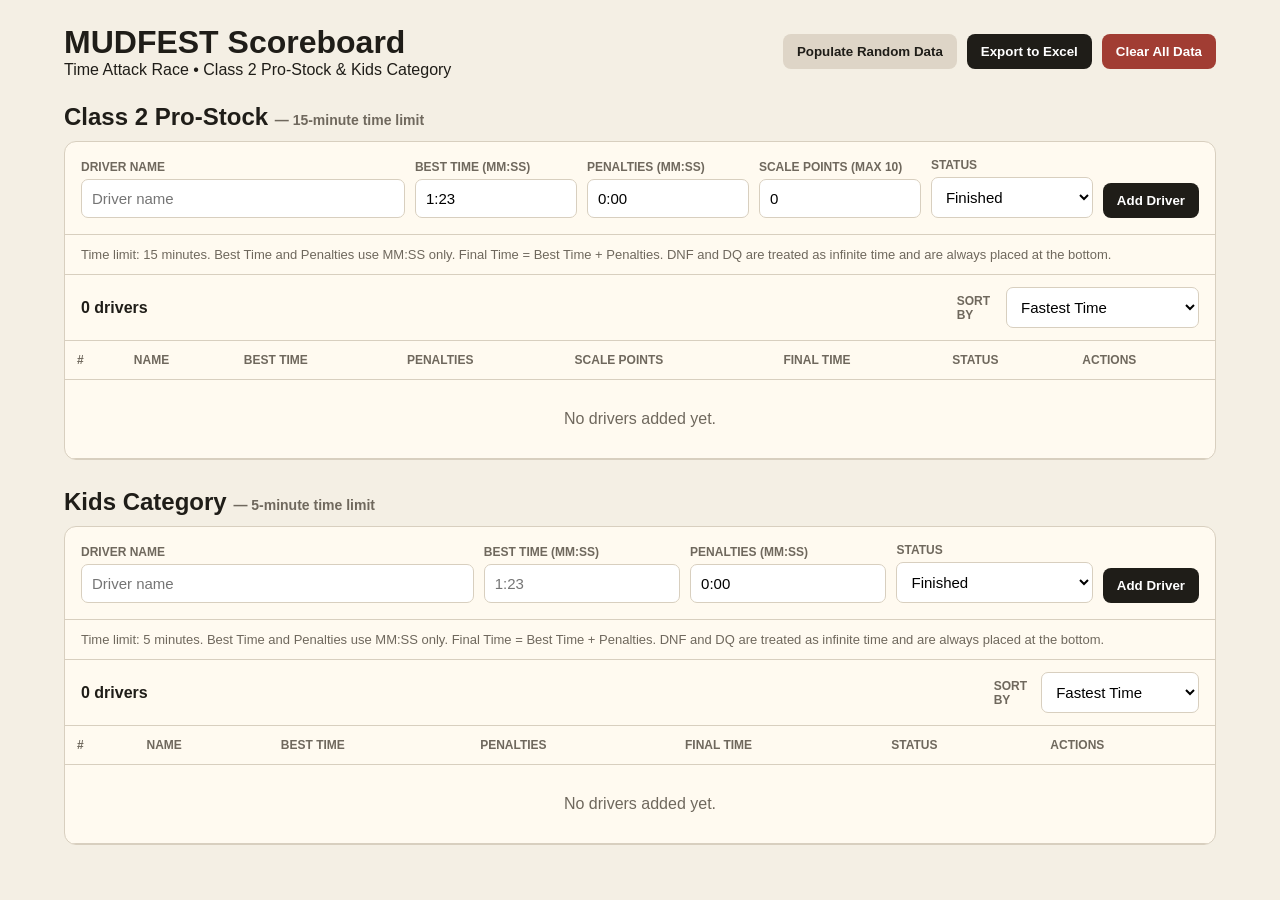
<file: MUDFEST_Scoreboard_Website/index.html>
<!doctype html>
<html lang="en">
  <head>
    <meta charset="UTF-8" />
    <meta name="viewport" content="width=device-width, initial-scale=1.0" />

    <title>MUDFEST Scoreboard</title>

    <style>
      :root {
        --background: #f4efe4;
        --panel: #fffaf0;
        --text: #1f1d18;
        --muted: #6f685d;
        --border: #d8cfbf;
        --accent: #b9682b;
        --danger: #a13d33;
      }

      * {
        box-sizing: border-box;
      }

      body {
        margin: 0;
        font-family: Arial, Helvetica, sans-serif;
        background: var(--background);
        color: var(--text);
      }

      .container {
        max-width: 1200px;
        margin: 0 auto;
        padding: 24px;
      }

      header {
        display: flex;
        justify-content: space-between;
        align-items: center;
        gap: 16px;
        flex-wrap: wrap;
        margin-bottom: 24px;
      }

      h1 {
        margin: 0;
      }

      .header-actions {
        display: flex;
        gap: 10px;
        flex-wrap: wrap;
      }

      button {
        padding: 10px 14px;
        border: none;
        border-radius: 8px;
        background: var(--text);
        color: white;
        font-weight: bold;
        cursor: pointer;
      }

      button.secondary {
        background: #ded5c7;
        color: var(--text);
      }

      button.danger {
        background: var(--danger);
      }

      .category {
        display: block;
        margin-bottom: 28px;
      }

      .category-heading {
        margin: 0 0 10px;
        font-size: 24px;
      }

      .panel {
        background: var(--panel);
        border: 1px solid var(--border);
        border-radius: 12px;
        overflow: hidden;
      }

      .entry-form {
        display: grid;
        grid-template-columns: 2fr 1fr 1fr 1fr 1fr auto;
        gap: 10px;
        padding: 16px;
        align-items: end;
        border-bottom: 1px solid var(--border);
      }

      .kids-form {
        grid-template-columns: 2fr 1fr 1fr 1fr auto;
      }

      label {
        display: block;
        margin-bottom: 5px;
        color: var(--muted);
        font-size: 12px;
        font-weight: bold;
        text-transform: uppercase;
      }

      input,
      select {
        width: 100%;
        padding: 10px;
        border: 1px solid var(--border);
        border-radius: 7px;
        background: white;
        font-size: 15px;
      }

      .instructions {
        padding: 12px 16px;
        color: var(--muted);
        font-size: 13px;
        border-bottom: 1px solid var(--border);
      }

      .table-toolbar {
        display: flex;
        justify-content: space-between;
        align-items: center;
        gap: 12px;
        flex-wrap: wrap;
        padding: 12px 16px;
        border-bottom: 1px solid var(--border);
      }

      .sort-control {
        display: flex;
        align-items: center;
        gap: 8px;
      }

      .sort-control label {
        margin: 0;
      }

      .table-container {
        overflow-x: auto;
      }

      table {
        width: 100%;
        border-collapse: collapse;
        min-width: 800px;
      }

      th,
      td {
        padding: 12px;
        text-align: left;
        border-bottom: 1px solid var(--border);
      }

      th {
        background: #eee5d7;
        color: var(--muted);
        font-size: 12px;
        text-transform: uppercase;
      }

      .status-dnf,
      .status-dq {
        opacity: 0.65;
      }

      .status-badge {
        display: inline-block;
        padding: 4px 8px;
        border-radius: 20px;
        font-size: 12px;
        font-weight: bold;
      }

      .status-ok {
        background: #e1eee2;
        color: #315a39;
      }

      .status-dnf,
      .status-dq {
        background: #f0dcda;
        color: var(--danger);
      }

      .actions {
        display: flex;
        gap: 6px;
      }

      .actions button {
        padding: 6px 9px;
        font-size: 12px;
      }

      .empty-message {
        padding: 30px;
        text-align: center;
        color: var(--muted);
      }

      @media (max-width: 900px) {
        .entry-form,
        .kids-form {
          grid-template-columns: 1fr 1fr;
        }
      }

      @media (max-width: 600px) {
        .container {
          padding: 12px;
        }

        .entry-form,
        .kids-form {
          grid-template-columns: 1fr;
        }
      }

      /* ------------------------------------------------------------
           Sticky scoreboard table headers
           ------------------------------------------------------------ */

      thead th {
        position: sticky;
        top: 0;
        z-index: 10;
      }

      /*
         * Give sticky header cells an opaque background so table rows
         * do not show through while scrolling.
         */
      thead th {
        background: var(--panel);
      }
    </style>
  </head>

  <body>
    <div class="container">
      <header>
        <div>
          <h1>MUDFEST Scoreboard</h1>
          <div>Time Attack Race • Class 2 Pro-Stock & Kids Category</div>
        </div>

        <div class="header-actions">
          <button id="populateRandomButton" class="secondary">
            Populate Random Data
          </button>

          <button id="exportButton">Export to Excel</button>

          <button id="clearButton" class="danger">Clear All Data</button>
        </div>
      </header>

      <!-- Adult / Class 2 Pro-Stock -->
      <section id="adultCategory" class="category">
        <h2 class="category-heading">
          Class 2 Pro-Stock
          <small style="font-size: 14px; color: var(--muted)">
            — 15-minute time limit
          </small>
        </h2>

        <div class="panel">
          <form id="adultForm" class="entry-form">
            <div>
              <label for="adultName">Driver Name</label>
              <input
                id="adultName"
                type="text"
                placeholder="Driver name"
                required
              />
            </div>

            <div>
              <label for="adultBestTime">Best Time (MM:SS)</label>
              <input
                id="adultBestTime"
                type="text"
                placeholder="1:23"
                value="1:23"
              />
            </div>

            <div>
              <label for="adultPenalty">Penalties (MM:SS)</label>
              <input
                id="adultPenalty"
                type="text"
                inputmode="numeric"
                placeholder="0:00"
                value="0:00"
              />
            </div>

            <div>
              <label for="adultScalePoints">Scale Points (Max 10)</label>
              <input
                id="adultScalePoints"
                type="number"
                min="0"
                max="10"
                step="0.01"
                value="0"
              />
            </div>

            <div>
              <label for="adultStatus">Status</label>
              <select id="adultStatus">
                <option value="OK">Finished</option>
                <option value="DNF">DNF</option>
                <option value="DQ">DQ</option>
              </select>
            </div>

            <button type="submit">Add Driver</button>
          </form>

          <div class="instructions">
            Time limit: 15 minutes. Best Time and Penalties use MM:SS only.
            Final Time = Best Time + Penalties. DNF and DQ are treated as
            infinite time and are always placed at the bottom.
          </div>

          <div class="table-toolbar">
            <strong id="adultDriverCount">0 drivers</strong>

            <div class="sort-control">
              <label for="adultSort">Sort By</label>

              <select id="adultSort">
                <option value="fastestTime">Fastest Time</option>

                <option value="fastestTimeLowPenalty">Cleanest Run</option>

                <option value="lowestPenalty">Lowest Penalty</option>

                <option value="highestScalePoints">Highest Scale Points</option>

                <option value="slowestTime">Slowest Time</option>
              </select>
            </div>
          </div>

          <div class="table-container">
            <table>
              <thead>
                <tr>
                  <th>#</th>
                  <th>Name</th>
                  <th>Best Time</th>
                  <th>Penalties</th>
                  <th>Scale Points</th>
                  <th>Final Time</th>
                  <th>Status</th>
                  <th>Actions</th>
                </tr>
              </thead>

              <tbody id="adultTableBody"></tbody>
            </table>
          </div>
        </div>
      </section>

      <!-- Kids -->
      <section id="kidsCategory" class="category">
        <h2 class="category-heading">
          Kids Category
          <small style="font-size: 14px; color: var(--muted)">
            — 5-minute time limit
          </small>
        </h2>

        <div class="panel">
          <form id="kidsForm" class="entry-form kids-form">
            <div>
              <label for="kidsName">Driver Name</label>
              <input
                id="kidsName"
                type="text"
                placeholder="Driver name"
                required
              />
            </div>

            <div>
              <label for="kidsBestTime">Best Time (MM:SS)</label>
              <input id="kidsBestTime" type="text" placeholder="1:23" />
            </div>

            <div>
              <label for="kidsPenalty">Penalties (MM:SS)</label>
              <input
                id="kidsPenalty"
                type="text"
                inputmode="numeric"
                placeholder="0:00"
                value="0:00"
              />
            </div>

            <div>
              <label for="kidsStatus">Status</label>
              <select id="kidsStatus">
                <option value="OK">Finished</option>
                <option value="DNF">DNF</option>
                <option value="DQ">DQ</option>
              </select>
            </div>

            <button type="submit">Add Driver</button>
          </form>

          <div class="instructions">
            Time limit: 5 minutes. Best Time and Penalties use MM:SS only. Final
            Time = Best Time + Penalties. DNF and DQ are treated as infinite
            time and are always placed at the bottom.
          </div>

          <div class="table-toolbar">
            <strong id="kidsDriverCount">0 drivers</strong>

            <div class="sort-control">
              <label for="kidsSort">Sort By</label>

              <select id="kidsSort">
                <option value="fastestTime">Fastest Time</option>

                <option value="fastestTimeLowPenalty">Cleanest Run</option>

                <option value="lowestPenalty">Lowest Penalty</option>

                <option value="slowestTime">Slowest Time</option>
              </select>
            </div>
          </div>

          <div class="table-container">
            <table>
              <thead>
                <tr>
                  <th>#</th>
                  <th>Name</th>
                  <th>Best Time</th>
                  <th>Penalties</th>
                  <th>Final Time</th>
                  <th>Status</th>
                  <th>Actions</th>
                </tr>
              </thead>

              <tbody id="kidsTableBody"></tbody>
            </table>
          </div>
        </div>
      </section>
    </div>

    <script>
      const STORAGE_KEY = "mudfest_scoreboard_v1";

      const ADULT_TIME_LIMIT_SECONDS = 15 * 60;
      const KIDS_TIME_LIMIT_SECONDS = 5 * 60;

      const scoreboard = loadScoreboard();

      // ------------------------------------------------------------
      // Local storage
      // ------------------------------------------------------------

      function loadScoreboard() {
        const savedData = localStorage.getItem(STORAGE_KEY);

        if (!savedData) {
          return {
            adult: [],
            kids: [],
          };
        }

        try {
          return JSON.parse(savedData);
        } catch (error) {
          console.error("Unable to read saved scoreboard:", error);

          return {
            adult: [],
            kids: [],
          };
        }
      }

      function saveScoreboard() {
        localStorage.setItem(STORAGE_KEY, JSON.stringify(scoreboard));
      }

      // ------------------------------------------------------------
      // Time helpers
      // ------------------------------------------------------------

      function parseTime(value) {
        const input = String(value || "").trim();

        if (!input) {
          return null;
        }

        // Only allow Minutes:Seconds.
        //
        // Valid:
        // 0:05
        // 1:23
        // 14:59
        //
        // Invalid:
        // 83
        // 1:23.500
        // 1:75
        const match = input.match(/^(\d+):([0-5]\d)$/);

        if (!match) {
          return null;
        }

        const minutes = Number(match[1]);
        const seconds = Number(match[2]);

        return minutes * 60 + seconds;
      }

      function formatTime(totalSeconds) {
        if (!Number.isFinite(totalSeconds)) {
          return "∞";
        }

        // Times are displayed as whole Minutes:Seconds only.
        const roundedSeconds = Math.round(totalSeconds);

        const minutes = Math.floor(roundedSeconds / 60);

        const seconds = roundedSeconds - minutes * 60;

        return minutes + ":" + String(seconds).padStart(2, "0");
      }

      function parsePenalty(value) {
        return parseTime(value);
      }

      function getCategoryTimeLimit(category) {
        if (category === "adult") {
          return ADULT_TIME_LIMIT_SECONDS;
        }

        return KIDS_TIME_LIMIT_SECONDS;
      }

      function getStoredSeconds(value) {
        if (typeof value === "number") {
          return Number.isFinite(value) ? value : null;
        }

        if (typeof value === "string") {
          const trimmedValue = value.trim();

          // Support old/localStorage values that may already be
          // stored as Minutes:Seconds text.
          if (trimmedValue.includes(":")) {
            return parseTime(trimmedValue);
          }

          const numericValue = Number(trimmedValue);

          return Number.isFinite(numericValue) ? numericValue : null;
        }

        return null;
      }

      function getFinalTime(driver) {
        if (driver.status === "DNF" || driver.status === "DQ") {
          return Infinity;
        }

        const bestTime = getStoredSeconds(driver.bestTime);

        const penalty = getStoredSeconds(driver.penalty);

        if (bestTime === null) {
          return Infinity;
        }

        return bestTime + (penalty === null ? 0 : penalty);
      }

      function formatScalePoints(value) {
        const points = Number(value);

        if (!Number.isFinite(points)) {
          return "0";
        }

        return points.toString();
      }

      // ------------------------------------------------------------
      // Driver helpers
      // ------------------------------------------------------------

      function createDriverId() {
        return (
          Date.now().toString(36) + Math.random().toString(36).substring(2, 8)
        );
      }

      function sortDrivers(drivers, sortMode, isAdult) {
        return [...drivers].sort(function (driverA, driverB) {
          const finalTimeA = getFinalTime(driverA);

          const finalTimeB = getFinalTime(driverB);

          const penaltyA = getStoredSeconds(driverA.penalty) ?? 0;

          const penaltyB = getStoredSeconds(driverB.penalty) ?? 0;

          const bestTimeA = getStoredSeconds(driverA.bestTime) ?? Infinity;

          const bestTimeB = getStoredSeconds(driverB.bestTime) ?? Infinity;

          const driverAIsDNFOrDQ = !Number.isFinite(finalTimeA);

          const driverBIsDNFOrDQ = !Number.isFinite(finalTimeB);

          // DNF and DQ always stay at the bottom.
          if (driverAIsDNFOrDQ !== driverBIsDNFOrDQ) {
            return driverAIsDNFOrDQ ? 1 : -1;
          }

          if (driverAIsDNFOrDQ && driverBIsDNFOrDQ) {
            if (driverA.status !== driverB.status) {
              return driverA.status === "DNF" ? -1 : 1;
            }

            return driverA.name.localeCompare(driverB.name);
          }

          if (sortMode === "fastestTime") {
            return finalTimeA - finalTimeB;
          }

          if (sortMode === "fastestTimeLowPenalty") {
            /*
             * CLEANEST RUN ranking:
             *
             * 1. Lowest PENALTY
             * 2. Fastest FINAL TIME when penalties are tied
             * 3. Fastest BEST TIME when both above are tied
             *
             * This makes the cleanest run primarily about
             * deductions/penalties, with speed used as the
             * tie-breaker.
             */
            if (penaltyA !== penaltyB) {
              return penaltyA - penaltyB;
            }

            if (finalTimeA !== finalTimeB) {
              return finalTimeA - finalTimeB;
            }

            return bestTimeA - bestTimeB;
          }

          if (sortMode === "lowestPenalty") {
            if (penaltyA !== penaltyB) {
              return penaltyA - penaltyB;
            }

            return finalTimeA - finalTimeB;
          }

          if (sortMode === "highestScalePoints" && isAdult) {
            const scalePointDifference =
              Number(driverB.scalePoints || 0) -
              Number(driverA.scalePoints || 0);

            if (scalePointDifference !== 0) {
              return scalePointDifference;
            }

            return finalTimeA - finalTimeB;
          }

          if (sortMode === "slowestTime") {
            return finalTimeB - finalTimeA;
          }

          return finalTimeA - finalTimeB;
        });
      }

      function escapeHtml(value) {
        return String(value).replace(/[&<>"']/g, function (character) {
          const characters = {
            "&": "&amp;",
            "<": "&lt;",
            ">": "&gt;",
            '"': "&quot;",
            "'": "&#039;",
          };

          return characters[character];
        });
      }

      // ------------------------------------------------------------
      // Rendering
      // ------------------------------------------------------------

      function renderCategory(category) {
        const isAdult = category === "adult";

        const tableBody = document.getElementById(category + "TableBody");

        const sortMode = document.getElementById(category + "Sort").value;

        const drivers = sortDrivers(scoreboard[category], sortMode, isAdult);

        const driverCount = document.getElementById(category + "DriverCount");

        driverCount.textContent =
          drivers.length + (drivers.length === 1 ? " driver" : " drivers");

        if (drivers.length === 0) {
          tableBody.innerHTML =
            "<tr>" +
            '<td class="empty-message" colspan="' +
            (isAdult ? 8 : 7) +
            '">' +
            "No drivers added yet." +
            "</td>" +
            "</tr>";

          return;
        }

        tableBody.innerHTML = drivers
          .map(function (driver, index) {
            const finalTime = getFinalTime(driver);

            let displayedFinalTime;

            if (driver.status === "OK") {
              displayedFinalTime = formatTime(finalTime);
            } else {
              displayedFinalTime = driver.status;
            }

            const scalePointsColumn = isAdult
              ? "<td>" + Number(driver.scalePoints || 0) + "</td>"
              : "";

            return (
              '<tr class="status-' +
              driver.status.toLowerCase() +
              '">' +
              "<td>" +
              (index + 1) +
              "</td>" +
              "<td>" +
              "<strong>" +
              escapeHtml(driver.name) +
              "</strong>" +
              "</td>" +
              "<td>" +
              (Number.isFinite(driver.bestTime)
                ? formatTime(driver.bestTime)
                : "—") +
              "</td>" +
              "<td>" +
              formatTime(getStoredSeconds(driver.penalty) ?? 0) +
              "</td>" +
              scalePointsColumn +
              "<td>" +
              displayedFinalTime +
              "</td>" +
              "<td>" +
              '<span class="status-badge status-' +
              driver.status.toLowerCase() +
              '">' +
              driver.status +
              "</span>" +
              "</td>" +
              "<td>" +
              '<div class="actions">' +
              "<button " +
              'type="button" ' +
              'class="secondary" ' +
              'data-edit-category="' +
              category +
              '" ' +
              'data-edit-id="' +
              driver.id +
              '">' +
              "Edit" +
              "</button>" +
              "<button " +
              'type="button" ' +
              'class="danger" ' +
              'data-delete-category="' +
              category +
              '" ' +
              'data-delete-id="' +
              driver.id +
              '">' +
              "Delete" +
              "</button>" +
              "</div>" +
              "</td>" +
              "</tr>"
            );
          })
          .join("");
      }

      function renderAllCategories() {
        renderCategory("adult");
        renderCategory("kids");
      }

      // ------------------------------------------------------------
      // Adding drivers
      // ------------------------------------------------------------

      function addDriver(category) {
        const isAdult = category === "adult";

        const nameInput = document.getElementById(category + "Name");

        const bestTimeInput = document.getElementById(category + "BestTime");

        const penaltyInput = document.getElementById(category + "Penalty");

        const statusInput = document.getElementById(category + "Status");

        const name = nameInput.value.trim();

        const status = statusInput.value;

        const bestTime = parseTime(bestTimeInput.value);

        const penalty = parsePenalty(penaltyInput.value);

        let scalePoints = 0;

        if (isAdult) {
          scalePoints =
            Number(document.getElementById("adultScalePoints").value) || 0;
        }

        if (!name) {
          alert("Please enter the driver's name.");
          return;
        }

        if (status === "OK" && bestTime === null) {
          alert(
            "Please enter a valid best time using " +
              "Minutes:Seconds only, for example 1:23.",
          );

          return;
        }

        if (penalty === null) {
          alert(
            "Please enter the penalty in Minutes:Seconds format, " +
              "for example 0:05 or 1:30.",
          );

          return;
        }

        const timeLimit = getCategoryTimeLimit(category);

        if (status === "OK" && bestTime > timeLimit) {
          alert(
            category === "adult"
              ? "Adult category has a 15-minute time limit."
              : "Kids category has a 5-minute time limit.",
          );

          return;
        }

        if (category === "adult" && (scalePoints < 0 || scalePoints > 10)) {
          alert("Scale Points must be between 0 and 10.");

          return;
        }

        const driver = {
          id: createDriverId(),
          name: name,
          bestTime: bestTime,
          penalty: penalty,
          scalePoints: scalePoints,
          status: status,
        };

        scoreboard[category].push(driver);

        saveScoreboard();

        document.getElementById(category + "Form").reset();

        // Restore numeric defaults after reset.
        document.getElementById(category + "Penalty").value = "0:00";

        if (isAdult) {
          document.getElementById("adultScalePoints").value = 0;
        }

        renderCategory(category);
      }

      // ------------------------------------------------------------
      // Editing drivers
      // ------------------------------------------------------------

      function editDriver(category, driverId) {
        const driver = scoreboard[category].find(function (item) {
          return item.id === driverId;
        });

        if (!driver) {
          return;
        }

        const updatedName = prompt("Driver name:", driver.name);

        if (updatedName === null) {
          return;
        }

        let updatedStatus = prompt("Status: OK, DNF, or DQ", driver.status);

        if (updatedStatus === null) {
          return;
        }

        updatedStatus = updatedStatus.trim().toUpperCase();

        if (!["OK", "DNF", "DQ"].includes(updatedStatus)) {
          alert("Status must be OK, DNF, or DQ.");
          return;
        }

        let updatedBestTime = driver.bestTime;

        if (updatedStatus === "OK") {
          const currentTime = Number.isFinite(driver.bestTime)
            ? formatTime(driver.bestTime)
            : "";

          const enteredTime = prompt(
            "Best time (Minutes:Seconds):",
            currentTime,
          );

          if (enteredTime === null) {
            return;
          }

          updatedBestTime = parseTime(enteredTime);

          if (updatedBestTime === null) {
            alert("Invalid time.");
            return;
          }

          const timeLimit = getCategoryTimeLimit(category);

          if (updatedBestTime > timeLimit) {
            alert(
              category === "adult"
                ? "Adult category has a 15-minute time limit."
                : "Kids category has a 5-minute time limit.",
            );

            return;
          }
        }

        const enteredPenalty = prompt(
          "Penalty (Minutes:Seconds):",
          formatTime(driver.penalty),
        );

        if (enteredPenalty === null) {
          return;
        }

        const updatedPenalty = parsePenalty(enteredPenalty);

        if (updatedPenalty === null) {
          alert(
            "Invalid penalty. Use Minutes:Seconds only, " +
              "for example 0:05 or 1:30.",
          );

          return;
        }

        let updatedScalePoints = driver.scalePoints || 0;

        if (category === "adult") {
          const enteredScalePoints = prompt(
            "Scale points:",
            updatedScalePoints,
          );

          if (enteredScalePoints === null) {
            return;
          }

          updatedScalePoints = Number(enteredScalePoints) || 0;
        }

        driver.name = updatedName.trim() || driver.name;

        driver.status = updatedStatus;

        driver.bestTime = updatedBestTime;

        driver.penalty = updatedPenalty;

        driver.scalePoints = updatedScalePoints;

        saveScoreboard();

        renderCategory(category);
      }

      // ------------------------------------------------------------
      // Deleting drivers
      // ------------------------------------------------------------

      function deleteDriver(category, driverId) {
        const driver = scoreboard[category].find(function (item) {
          return item.id === driverId;
        });

        if (!driver) {
          return;
        }

        const confirmed = confirm("Delete " + driver.name + "?");

        if (!confirmed) {
          return;
        }

        scoreboard[category] = scoreboard[category].filter(function (item) {
          return item.id !== driverId;
        });

        saveScoreboard();

        renderCategory(category);
      }

      // ------------------------------------------------------------
      // Excel export
      // ------------------------------------------------------------

      function escapeXml(value) {
        return String(value ?? "").replace(/[<>&'"]/g, function (character) {
          const characters = {
            "<": "&lt;",
            ">": "&gt;",
            "&": "&amp;",
            "'": "&apos;",
            '"': "&quot;",
          };

          return characters[character];
        });
      }

      function createWorksheetXml(worksheetName, rows) {
        const rowsXml = rows
          .map(function (row) {
            const cellsXml = row
              .map(function (cell) {
                return (
                  "<Cell>" +
                  '<Data ss:Type="String">' +
                  escapeXml(cell) +
                  "</Data>" +
                  "</Cell>"
                );
              })
              .join("");

            return "<Row>" + cellsXml + "</Row>";
          })
          .join("");

        return (
          '<Worksheet ss:Name="' +
          escapeXml(worksheetName) +
          '">' +
          "<Table>" +
          rowsXml +
          "</Table>" +
          "</Worksheet>"
        );
      }

      function createAdultExportRows(sortMode) {
        const rows = [
          [
            "Name",
            "Best Time",
            "Penalties",
            "Scale Points",
            "Final Time",
            "Status",
          ],
        ];

        const sortedDrivers = sortDrivers(scoreboard.adult, sortMode, true);

        sortedDrivers.forEach(function (driver) {
          const storedBestTime = getStoredSeconds(driver.bestTime);

          rows.push([
            driver.name,

            storedBestTime !== null ? formatTime(storedBestTime) : "",

            formatTime(getStoredSeconds(driver.penalty) ?? 0),

            driver.scalePoints || 0,

            driver.status === "OK"
              ? formatTime(getFinalTime(driver))
              : driver.status,

            driver.status,
          ]);
        });

        return rows;
      }

      function createKidsExportRows(sortMode) {
        const rows = [
          ["Name", "Best Time", "Penalties", "Final Time", "Status"],
        ];

        const sortedDrivers = sortDrivers(scoreboard.kids, sortMode, false);

        sortedDrivers.forEach(function (driver) {
          const storedBestTime = getStoredSeconds(driver.bestTime);

          rows.push([
            driver.name,

            storedBestTime !== null ? formatTime(storedBestTime) : "",

            formatTime(getStoredSeconds(driver.penalty) ?? 0),

            driver.status === "OK"
              ? formatTime(getFinalTime(driver))
              : driver.status,

            driver.status,
          ]);
        });

        return rows;
      }

      function exportToExcel() {
        const worksheets = [];

        const adultSortingSheets = [
          {
            name: "Adult - Fastest Time",
            sortMode: "fastestTime",
          },
          {
            name: "Adult - Cleanest Run",
            sortMode: "fastestTimeLowPenalty",
          },
          {
            name: "Adult - Lowest Penalty",
            sortMode: "lowestPenalty",
          },
          {
            name: "Adult - Highest Scale Points",
            sortMode: "highestScalePoints",
          },
          {
            name: "Adult - Slowest Time",
            sortMode: "slowestTime",
          },
        ];

        const kidsSortingSheets = [
          {
            name: "Kids - Fastest Time",
            sortMode: "fastestTime",
          },
          {
            name: "Kids - Cleanest Run",
            sortMode: "fastestTimeLowPenalty",
          },
          {
            name: "Kids - Lowest Penalty",
            sortMode: "lowestPenalty",
          },
          {
            name: "Kids - Slowest Time",
            sortMode: "slowestTime",
          },
        ];

        adultSortingSheets.forEach(function (sheet) {
          worksheets.push(
            createWorksheetXml(
              sheet.name,
              createAdultExportRows(sheet.sortMode),
            ),
          );
        });

        kidsSortingSheets.forEach(function (sheet) {
          worksheets.push(
            createWorksheetXml(
              sheet.name,
              createKidsExportRows(sheet.sortMode),
            ),
          );
        });

        const workbookXml =
          '<?xml version="1.0"?>' +
          '<?mso-application progid="Excel.Sheet"?>' +
          "<Workbook " +
          'xmlns="urn:schemas-microsoft-com:office:spreadsheet" ' +
          'xmlns:ss="urn:schemas-microsoft-com:office:spreadsheet">' +
          worksheets.join("") +
          "</Workbook>";

        const excelFile = new Blob([workbookXml], {
          type: "application/vnd.ms-excel",
        });

        const downloadLink = document.createElement("a");

        downloadLink.href = URL.createObjectURL(excelFile);

        downloadLink.download =
          "MUDFEST_Scoreboard_" +
          new Date().toISOString().slice(0, 10) +
          ".xls";

        document.body.appendChild(downloadLink);

        downloadLink.click();

        document.body.removeChild(downloadLink);

        URL.revokeObjectURL(downloadLink.href);
      }

      // ------------------------------------------------------------
      // Random test data
      // ------------------------------------------------------------

      function randomNumber(minimum, maximum) {
        return Math.random() * (maximum - minimum) + minimum;
      }

      function randomInteger(minimum, maximum) {
        return Math.floor(randomNumber(minimum, maximum + 1));
      }

      function randomItem(items) {
        return items[randomInteger(0, items.length - 1)];
      }

      function createRandomDriverName(category, index) {
        const firstNames = [
          "Alex",
          "Ben",
          "Carlo",
          "Daniel",
          "Ethan",
          "Francis",
          "Gabriel",
          "Harvey",
          "Ivan",
          "James",
          "Ken",
          "Lance",
          "Marco",
          "Nathan",
          "Oliver",
          "Paolo",
          "Rafael",
          "Sean",
          "Tristan",
          "Victor",
          "Aaron",
          "Bryan",
          "Cedric",
          "Dylan",
          "Enzo",
          "Felix",
          "Gio",
          "Hugo",
          "Ian",
          "Jared",
        ];

        const lastNames = [
          "Santos",
          "Reyes",
          "Cruz",
          "Garcia",
          "Mendoza",
          "Flores",
          "Ramos",
          "Torres",
          "Navarro",
          "Castillo",
          "Aquino",
          "Rivera",
          "Diaz",
          "Lim",
          "Tan",
          "Sy",
          "Go",
          "Villanueva",
          "Domingo",
          "Mercado",
        ];

        const prefix = category === "adult" ? "A" : "K";

        return (
          randomItem(firstNames) +
          " " +
          randomItem(lastNames) +
          " " +
          prefix +
          String(index + 1).padStart(2, "0")
        );
      }

      function createRandomDriver(category, index, status) {
        const isAdult = category === "adult";

        // Generate valid track times within each category limit.
        // Adults: 1:00 up to 14:59.
        // Kids:   0:30 up to 4:59.
        const maximumRandomTime = isAdult
          ? ADULT_TIME_LIMIT_SECONDS - 1
          : KIDS_TIME_LIMIT_SECONDS - 1;

        const minimumRandomTime = isAdult ? 60 : 30;

        const bestTime = randomInteger(minimumRandomTime, maximumRandomTime);

        // Penalties are generated as whole seconds so they
        // always display cleanly as Minutes:Seconds.
        const penalty = randomInteger(0, 90);

        // Adult scale points support decimals.
        const scalePoints = isAdult
          ? Number(randomNumber(0, 10).toFixed(2))
          : 0;

        return {
          id: createDriverId(),

          name: createRandomDriverName(category, index),

          bestTime: bestTime,

          penalty: penalty,

          scalePoints: scalePoints,

          status: status,
        };
      }

      function populateRandomData() {
        const hasExistingData =
          scoreboard.adult.length > 0 || scoreboard.kids.length > 0;

        if (hasExistingData) {
          const confirmed = confirm(
            "This will replace the current scoreboard " +
              "with 50 random Adult drivers and " +
              "10 random Kids drivers. Continue?",
          );

          if (!confirmed) {
            return;
          }
        }

        scoreboard.adult = [];
        scoreboard.kids = [];

        // Adult:
        // 45 finished, 3 DNF, 2 DQ = 50 total.
        for (let index = 0; index < 50; index++) {
          let status = "OK";

          if (index >= 45 && index < 48) {
            status = "DNF";
          }

          if (index >= 48) {
            status = "DQ";
          }

          scoreboard.adult.push(createRandomDriver("adult", index, status));
        }

        // Kids:
        // 8 finished, 1 DNF, 1 DQ = 10 total.
        for (let index = 0; index < 10; index++) {
          let status = "OK";

          if (index === 8) {
            status = "DNF";
          }

          if (index === 9) {
            status = "DQ";
          }

          scoreboard.kids.push(createRandomDriver("kids", index, status));
        }

        saveScoreboard();

        renderAllCategories();
      }

      // ------------------------------------------------------------
      // Event listeners
      // ------------------------------------------------------------

      document
        .getElementById("adultForm")
        .addEventListener("submit", function (event) {
          event.preventDefault();

          addDriver("adult");
        });

      document
        .getElementById("kidsForm")
        .addEventListener("submit", function (event) {
          event.preventDefault();

          addDriver("kids");
        });

      document
        .getElementById("adultSort")
        .addEventListener("change", function () {
          renderCategory("adult");
        });

      document
        .getElementById("kidsSort")
        .addEventListener("change", function () {
          renderCategory("kids");
        });

      document.addEventListener("click", function (event) {
        const editButton = event.target.closest("[data-edit-id]");

        if (editButton) {
          editDriver(
            editButton.dataset.editCategory,
            editButton.dataset.editId,
          );

          return;
        }

        const deleteButton = event.target.closest("[data-delete-id]");

        if (deleteButton) {
          deleteDriver(
            deleteButton.dataset.deleteCategory,
            deleteButton.dataset.deleteId,
          );
        }
      });

      document
        .getElementById("populateRandomButton")
        .addEventListener("click", populateRandomData);

      document
        .getElementById("exportButton")
        .addEventListener("click", exportToExcel);

      document
        .getElementById("clearButton")
        .addEventListener("click", function () {
          const confirmed = confirm(
            "Clear all Adult and Kids scoreboard data?",
          );

          if (!confirmed) {
            return;
          }

          scoreboard.adult = [];
          scoreboard.kids = [];

          saveScoreboard();

          renderAllCategories();
        });

      // ------------------------------------------------------------
      // Initial page render
      // ------------------------------------------------------------

      renderAllCategories();
    </script>
  </body>
</html>
</file>
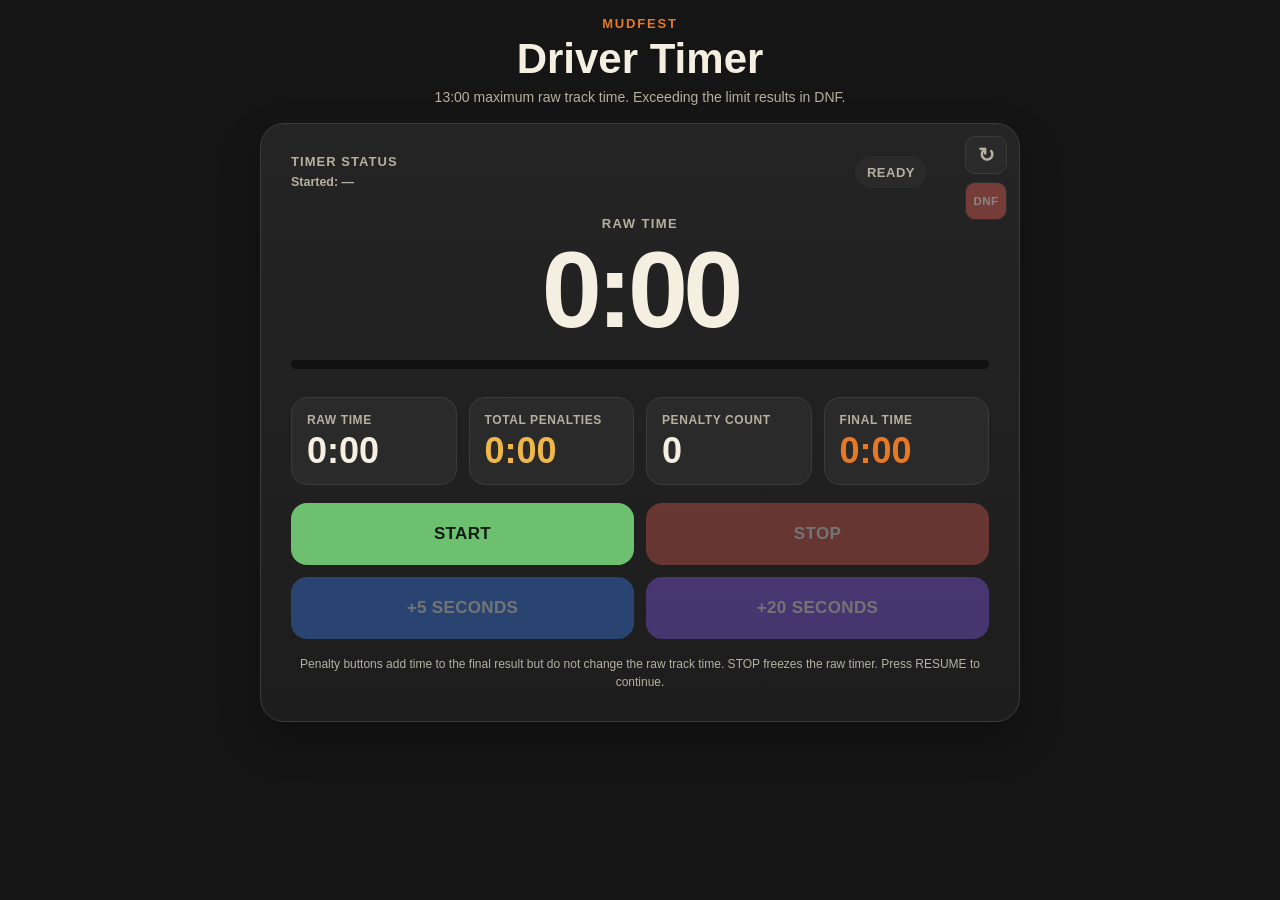
<file: mudfesttimer/index.html>
<!DOCTYPE html>
<html lang="en">
<head>
    <meta charset="UTF-8">

    <meta
        name="viewport"
        content="width=device-width, initial-scale=1.0, viewport-fit=cover"
    >

    <title>MUDFEST Driver Timer</title>

    <!-- PWA / iPhone installation support -->
    <meta name="theme-color" content="#151515">
    <meta name="apple-mobile-web-app-capable" content="yes">
    <meta name="apple-mobile-web-app-status-bar-style" content="black-translucent">
    <meta name="apple-mobile-web-app-title" content="MUDFEST Timer">
    <meta name="mobile-web-app-capable" content="yes">

    <link rel="manifest" href="./manifest.webmanifest">
    <link rel="apple-touch-icon" href="./icons/apple-touch-icon.png">


    <style>
        :root {
            --background: #151515;
            --panel: #202020;
            --panel-light: #2a2a2a;
            --text: #f5efe2;
            --muted: #b8b09f;
            --accent: #e87924;
            --success: #6cc070;
            --danger: #dc5b52;
            --warning: #efb64a;
            --border: #3b3b3b;
        }

        * {
            box-sizing: border-box;
        }

        html,
        body {
            margin: 0;
            min-height: 100%;
            background: var(--background);
            color: var(--text);
            font-family:
                -apple-system,
                BlinkMacSystemFont,
                "Segoe UI",
                Roboto,
                Helvetica,
                Arial,
                sans-serif;
        }

        body {
            min-height: 100vh;
            min-height: 100dvh;
            padding:
                max(16px, env(safe-area-inset-top))
                max(16px, env(safe-area-inset-right))
                max(20px, env(safe-area-inset-bottom))
                max(16px, env(safe-area-inset-left));
        }

        button {
            font: inherit;
        }

        .app {
            width: min(100%, 760px);
            margin: 0 auto;
        }

        .header {
            margin-bottom: 18px;
            text-align: center;
        }

        .eyebrow {
            margin: 0 0 6px;
            color: var(--accent);
            font-size: 13px;
            font-weight: 800;
            letter-spacing: 0.14em;
            text-transform: uppercase;
        }

        h1 {
            margin: 0;
            font-size: clamp(28px, 6vw, 42px);
            line-height: 1.05;
        }

        .limit-note {
            margin: 8px 0 0;
            color: var(--muted);
            font-size: 14px;
        }

        .timer-card {
            position: relative;
            padding: clamp(18px, 4vw, 30px);
            border: 1px solid var(--border);
            border-radius: 24px;
            background: linear-gradient(180deg, #242424 0%, #1d1d1d 100%);
            box-shadow: 0 18px 40px rgba(0, 0, 0, 0.28);
        }

        .status-row {
            display: flex;
            align-items: center;
            justify-content: space-between;
            gap: 12px;
            margin-bottom: 16px;
            padding-right: 62px;
        }

        .started-at-label {
            display: block;
            margin-top: 6px;
            color: var(--muted);
            font-size: 0.78rem;
            font-weight: 700;
            line-height: 1.3;
        }

        .status-info {
            display: flex;
            flex-direction: column;
            align-items: flex-start;
            min-width: 0;
        }

        .started-at-label {
            display: block;
            margin-top: 5px;
            color: var(--muted);
            font-size: 0.78rem;
            font-weight: 700;
            line-height: 1.3;
            white-space: nowrap;
        }

        .status-label {
            color: var(--muted);
            font-size: 13px;
            font-weight: 700;
            letter-spacing: 0.08em;
            text-transform: uppercase;
        }

        .status-badge {
            display: inline-flex;
            align-items: center;
            min-height: 32px;
            padding: 6px 12px;
            border-radius: 999px;
            background: var(--panel-light);
            color: var(--muted);
            font-size: 13px;
            font-weight: 800;
            letter-spacing: 0.04em;
        }

        .status-badge.running {
            background: rgba(108, 192, 112, 0.14);
            color: var(--success);
        }

        .status-badge.paused {
            background: rgba(239, 182, 74, 0.14);
            color: var(--warning);
        }

        .status-badge.stopped {
            background: rgba(232, 121, 36, 0.14);
            color: var(--accent);
        }

        .status-badge.dnf {
            background: rgba(220, 91, 82, 0.16);
            color: var(--danger);
        }

        .main-time-wrap {
            padding: 10px 0 20px;
            text-align: center;
        }

        .main-time-label {
            margin-bottom: 8px;
            color: var(--muted);
            font-size: 13px;
            font-weight: 800;
            letter-spacing: 0.11em;
            text-transform: uppercase;
        }

        .main-time {
            font-variant-numeric: tabular-nums;
            font-size: clamp(58px, 16vw, 108px);
            font-weight: 900;
            line-height: 0.95;
            letter-spacing: -0.045em;
        }

        .limit-progress {
            height: 9px;
            margin-top: 18px;
            overflow: hidden;
            border-radius: 999px;
            background: #111;
        }

        .limit-progress-bar {
            width: 0%;
            height: 100%;
            border-radius: inherit;
            background: var(--accent);
            transition:
                width 120ms linear,
                background 160ms ease;
        }

        .limit-progress-bar.warning {
            background: var(--warning);
        }

        .limit-progress-bar.dnf {
            background: var(--danger);
        }

        .stats-grid {
            display: grid;
            grid-template-columns: repeat(2, minmax(0, 1fr));
            gap: 12px;
            margin-top: 8px;
        }

        .stat {
            min-width: 0;
            padding: 15px;
            border: 1px solid var(--border);
            border-radius: 16px;
            background: var(--panel-light);
        }

        .stat-label {
            margin-bottom: 6px;
            color: var(--muted);
            font-size: 12px;
            font-weight: 800;
            letter-spacing: 0.05em;
            text-transform: uppercase;
        }

        .stat-value {
            overflow: hidden;
            font-variant-numeric: tabular-nums;
            font-size: clamp(24px, 7vw, 36px);
            font-weight: 900;
            line-height: 1;
            text-overflow: ellipsis;
            white-space: nowrap;
        }

        .stat-value.penalty {
            color: var(--warning);
        }

        .stat-value.final {
            color: var(--accent);
        }

        .stat-value.dnf {
            color: var(--danger);
        }

        .controls {
            display: grid;
            grid-template-columns: repeat(2, minmax(0, 1fr));
            gap: 12px;
            margin-top: 18px;
        }

        .button {
            min-height: 62px;
            padding: 14px 16px;
            border: 0;
            border-radius: 16px;
            cursor: pointer;
            font-size: 17px;
            font-weight: 900;
            letter-spacing: 0.02em;
            transition:
                transform 100ms ease,
                filter 100ms ease,
                opacity 100ms ease;
            touch-action: manipulation;
        }

        .button:active:not(:disabled) {
            transform: scale(0.98);
        }

        .button-dnf-small:disabled {
            opacity: 0.45;
            cursor: not-allowed;
            transform: none;
        }

        .button:disabled {
            cursor: not-allowed;
            opacity: 0.38;
        }

        .button-start {
            background: var(--success);
            color: #0f1d10;
        }

        .button-stop {
            background: var(--danger);
            color: #fff;
        }

        .button-penalty {
            color: #fff;
        }

        .button-penalty-5 {
            background: #3b82f6;
        }

        .button-penalty-20 {
            background: #8b5cf6;
        }

        .top-right-controls {
            position: absolute;
            top: 12px;
            right: 12px;
            z-index: 20;
            display: flex;
            flex-direction: column;
            align-items: stretch;
            gap: 8px;
        }

        .button-reset-icon,
        .button-dnf-small {
            display: inline-flex;
            align-items: center;
            justify-content: center;
            width: 42px;
            min-height: 38px;
            padding: 0;
            border: 1px solid var(--border);
            border-radius: 10px;
            cursor: pointer;
            font-weight: 800;
            touch-action: manipulation;
        }

        .button-reset-icon {
            background: var(--panel-light);
            color: var(--muted);
            font-size: 20px;
            line-height: 1;
        }

        .button-dnf-small {
            background: var(--danger);
            color: #fff;
            font-size: 0.72rem;
            letter-spacing: 0.04em;
        }

        .button-reset-icon:active,
        .button-dnf-small:active {
            transform: scale(0.96);
        }

        .dnf-banner {
            display: none;
            margin-top: 18px;
            padding: 14px 16px;
            border: 1px solid rgba(220, 91, 82, 0.4);
            border-radius: 16px;
            background: rgba(220, 91, 82, 0.12);
            color: #ffb4ae;
            text-align: center;
            font-weight: 900;
        }

        .dnf-banner.visible {
            display: block;
        }

        .helper {
            margin: 16px 0 0;
            color: var(--muted);
            font-size: 12px;
            line-height: 1.5;
            text-align: center;
        }

        @media (min-width: 680px) {
            .stats-grid {
                grid-template-columns: repeat(4, minmax(0, 1fr));
            }

            .controls {
                grid-template-columns: repeat(2, minmax(0, 1fr));
            }

            .button-start {
                grid-column: auto;
            }
        }

        @media (max-width: 420px) {
            body {
                padding-left: 10px;
                padding-right: 10px;
            }

            .timer-card {
                padding: 16px;
                border-radius: 20px;
            }

            .status-row {
                padding-right: 58px;
            }

            .button {
                min-height: 58px;
                padding-left: 10px;
                padding-right: 10px;
                font-size: 15px;
            }

            .stat {
                padding: 13px;
            }
        }
    </style>
</head>

<body>
    <main class="app">
        <header class="header">
            <p class="eyebrow">
                MUDFEST
            </p>

            <h1>
                Driver Timer
            </h1>

            <p class="limit-note">
                <span id="timeLimitDisplay"></span> maximum raw track time.
                Exceeding the limit results in DNF.
            </p>
        </header>

        <section class="timer-card">
            <div class="top-right-controls">
                <button
                    id="resetButton"
                    class="button-reset-icon"
                    type="button"
                    title="Reset Timer"
                    aria-label="Reset Timer"
                >
                    ↻
                </button>

                <button
                    id="dnfButton"
                    class="button-dnf-small"
                    type="button"
                >
                    DNF
                </button>
            </div>

            <div class="status-row">
                <div class="status-info">
                    <span class="status-label">
                        Timer Status
                    </span>

                    <span
                        id="startedAtLabel"
                        class="started-at-label"
                    >
                        Started: —
                    </span>
                </div>

                <span
                    id="statusBadge"
                    class="status-badge"
                >
                    READY
                </span>
            </div>

            <div class="main-time-wrap">
                <div class="main-time-label">
                    Raw Time
                </div>

                <div
                    id="rawTimeDisplay"
                    class="main-time"
                    aria-live="polite"
                >
                    0:00
                </div>

                <div
                    class="limit-progress"
                    aria-hidden="true"
                >
                    <div
                        id="limitProgressBar"
                        class="limit-progress-bar"
                    ></div>
                </div>
            </div>

            <div class="stats-grid">
                <div class="stat">
                    <div class="stat-label">
                        Raw Time
                    </div>

                    <div
                        id="rawTimeStat"
                        class="stat-value"
                    >
                        0:00
                    </div>
                </div>

                <div class="stat">
                    <div class="stat-label">
                        Total Penalties
                    </div>

                    <div
                        id="penaltyTimeDisplay"
                        class="stat-value penalty"
                    >
                        0:00
                    </div>
                </div>

                <div class="stat">
                    <div class="stat-label">
                        Penalty Count
                    </div>

                    <div
                        id="penaltyCountDisplay"
                        class="stat-value"
                    >
                        0
                    </div>
                </div>

                <div class="stat">
                    <div class="stat-label">
                        Final Time
                    </div>

                    <div
                        id="finalTimeDisplay"
                        class="stat-value final"
                    >
                        0:00
                    </div>
                </div>
            </div>

            <div
                id="dnfBanner"
                class="dnf-banner"
            >
                DNF — Raw time exceeded <span id="dnfTimeLimitDisplay"></span>
            </div>

            <div class="controls">
                <button
                    id="startButton"
                    class="button button-start"
                    type="button"
                >
                    START
                </button>

                <button
                    id="stopButton"
                    class="button button-stop"
                    type="button"
                    disabled
                >
                    STOP
                </button>

                <button
                    id="add5Button"
                    class="button button-penalty button-penalty-5"
                    type="button"
                    disabled
                >
                    +5 SECONDS
                </button>

                <button
                    id="add20Button"
                    class="button button-penalty button-penalty-20"
                    type="button"
                    disabled
                >
                    +20 SECONDS
                </button>

            </div>

            <p class="helper">
                Penalty buttons add time to the final result but do not change the raw track time.
                STOP freezes the raw timer. Press RESUME to continue.
            </p>
        </section>
    </main>

    <script>
        // ------------------------------------------------------------
        // Configuration
        // ------------------------------------------------------------

        const TIME_LIMIT_SECONDS = 13 * 60;
        // All displayed limit text and DNF logic use this value.


        // ------------------------------------------------------------
        // State
        // ------------------------------------------------------------

        let timerState = "ready";
        let startTimestamp = 0;
        let accumulatedRawMilliseconds = 0;
        let penaltySeconds = 0;
        let penaltyCount = 0;
        let animationFrameId = null;
        let timerStartedAt = null;

        let manualDnf =
            false;


        // ------------------------------------------------------------
        // Elements
        // ------------------------------------------------------------

        const timeLimitDisplay =
            document.getElementById("timeLimitDisplay");

        const dnfTimeLimitDisplay =
            document.getElementById("dnfTimeLimitDisplay");

        const startedAtLabel =
            document.getElementById("startedAtLabel");

        const statusBadge =
            document.getElementById("statusBadge");

        const rawTimeDisplay =
            document.getElementById("rawTimeDisplay");

        const rawTimeStat =
            document.getElementById("rawTimeStat");

        const penaltyTimeDisplay =
            document.getElementById("penaltyTimeDisplay");

        const penaltyCountDisplay =
            document.getElementById("penaltyCountDisplay");

        const finalTimeDisplay =
            document.getElementById("finalTimeDisplay");

        const limitProgressBar =
            document.getElementById("limitProgressBar");

        const dnfBanner =
            document.getElementById("dnfBanner");

        const startButton =
            document.getElementById("startButton");

        const stopButton =
            document.getElementById("stopButton");

        const add5Button =
            document.getElementById("add5Button");

        const add20Button =
            document.getElementById("add20Button");

        const resetButton =
            document.getElementById("resetButton");

        const dnfButton =
            document.getElementById("dnfButton");


        // ------------------------------------------------------------
        // Time helpers
        // ------------------------------------------------------------

        function getRawMilliseconds() {
            if (timerState === "running") {
                return (
                    accumulatedRawMilliseconds +
                    (performance.now() - startTimestamp)
                );
            }

            return accumulatedRawMilliseconds;
        }


        function getRawSeconds() {
            return getRawMilliseconds() / 1000;
        }


        function formatTime(totalSeconds) {
            const safeSeconds =
                Math.max(
                    0,
                    Math.floor(totalSeconds)
                );

            const minutes =
                Math.floor(
                    safeSeconds / 60
                );

            const seconds =
                safeSeconds % 60;

            return (
                minutes +
                ":" +
                String(seconds).padStart(2, "0")
            );
        }


        function formatStartTimestamp(date) {
            if (!date) {
                return "—";
            }

            return date.toLocaleString(
                undefined,
                {
                    year: "numeric",
                    month: "short",
                    day: "2-digit",
                    hour: "2-digit",
                    minute: "2-digit",
                    second: "2-digit"
                }
            );
        }


        function renderConfiguredTimeLimit() {
            const formattedTimeLimit =
                formatTime(
                    TIME_LIMIT_SECONDS
                );

            timeLimitDisplay.textContent =
                formattedTimeLimit;

            dnfTimeLimitDisplay.textContent =
                formattedTimeLimit;
        }


        function hasExceededTimeLimit() {
            return (
                manualDnf ||
                getRawSeconds() >
                    TIME_LIMIT_SECONDS
            );
        }


        // ------------------------------------------------------------
        // Rendering
        // ------------------------------------------------------------

        function renderStatus() {
            const isDNF =
                hasExceededTimeLimit();

            statusBadge.className =
                "status-badge";

            if (isDNF) {
                statusBadge.textContent =
                    "DNF";

                statusBadge.classList.add(
                    "dnf"
                );

                return;
            }

            if (timerState === "running") {
                statusBadge.textContent =
                    "RUNNING";

                statusBadge.classList.add(
                    "running"
                );

                return;
            }

            if (timerState === "paused") {
                statusBadge.textContent =
                    "PAUSED";

                statusBadge.classList.add(
                    "paused"
                );

                return;
            }

            if (timerState === "stopped") {
                statusBadge.textContent =
                    "STOPPED";

                statusBadge.classList.add(
                    "stopped"
                );

                return;
            }

            statusBadge.textContent =
                "READY";
        }


        function renderProgress() {
            const rawSeconds =
                getRawSeconds();

            const progressPercent =
                Math.min(
                    100,
                    (rawSeconds / TIME_LIMIT_SECONDS) * 100
                );

            limitProgressBar.style.width =
                progressPercent + "%";

            limitProgressBar.className =
                "limit-progress-bar";

            if (rawSeconds > TIME_LIMIT_SECONDS) {
                limitProgressBar.classList.add(
                    "dnf"
                );
            }
            else if (
                rawSeconds >=
                TIME_LIMIT_SECONDS * 0.8
            ) {
                limitProgressBar.classList.add(
                    "warning"
                );
            }
        }


        function renderButtons() {
            const canAddPenalty =
                timerState === "running" ||
                timerState === "paused";

            startButton.disabled =
                timerState !== "ready";

            stopButton.disabled =
                !(
                    timerState === "running" ||
                    timerState === "paused"
                );

            dnfButton.disabled =
                timerState === "ready" ||
                hasExceededTimeLimit();

            stopButton.textContent =
                timerState === "paused"
                    ? "RESUME"
                    : "STOP";

            add5Button.disabled =
                !canAddPenalty;

            add20Button.disabled =
                !canAddPenalty;
        }


        function render() {
            if (startedAtLabel) {
                startedAtLabel.textContent =
                    "Started: " +
                    formatStartTimestamp(
                        timerStartedAt
                    );
            }
            const rawSeconds =
                getRawSeconds();

            const finalSeconds =
                rawSeconds +
                penaltySeconds;

            const formattedRawTime =
                formatTime(
                    rawSeconds
                );

            rawTimeDisplay.textContent =
                formattedRawTime;

            rawTimeStat.textContent =
                formattedRawTime;

            penaltyTimeDisplay.textContent =
                formatTime(
                    penaltySeconds
                );

            penaltyCountDisplay.textContent =
                String(
                    penaltyCount
                );

            if (hasExceededTimeLimit()) {
                finalTimeDisplay.textContent =
                    "DNF";

                finalTimeDisplay.classList.add(
                    "dnf"
                );

                dnfBanner.classList.add(
                    "visible"
                );
            }
            else {
                finalTimeDisplay.textContent =
                    formatTime(
                        finalSeconds
                    );

                finalTimeDisplay.classList.remove(
                    "dnf"
                );

                dnfBanner.classList.remove(
                    "visible"
                );
            }

            renderStatus();
            renderProgress();
            renderButtons();
        }


        function animationLoop() {
            if (
                timerState === "running" &&
                hasExceededTimeLimit()
            ) {
                accumulatedRawMilliseconds =
                    getRawMilliseconds();

                timerState =
                    "stopped";

                if (animationFrameId !== null) {
                    cancelAnimationFrame(
                        animationFrameId
                    );

                    animationFrameId =
                        null;
                }

                render();

                return;
            }

            render();

            if (timerState === "running") {
                animationFrameId =
                    requestAnimationFrame(
                        animationLoop
                    );
            }
            else {
                animationFrameId =
                    null;
            }
        }


        // ------------------------------------------------------------
        // Timer actions
        // ------------------------------------------------------------

        function startTimer() {
            if (timerState !== "ready") {
                return;
            }

            timerStartedAt =
                new Date();

            timerState =
                "running";

            startTimestamp =
                performance.now();

            animationLoop();
        }



        function stopTimer() {
            if (timerState === "running") {
                accumulatedRawMilliseconds =
                    getRawMilliseconds();

                timerState =
                    "paused";

                if (animationFrameId !== null) {
                    cancelAnimationFrame(
                        animationFrameId
                    );

                    animationFrameId =
                        null;
                }

                render();

                return;
            }

            if (timerState === "paused") {
                timerState =
                    "running";

                startTimestamp =
                    performance.now();

                animationLoop();
            }
        }


        function addPenalty(seconds) {
            if (
                timerState !== "running" &&
                timerState !== "paused"
            ) {
                return;
            }

            penaltySeconds +=
                seconds;

            penaltyCount +=
                1;

            render();
        }


        function markDnf() {
            const confirmed =
                confirm(
                    "Mark this driver as DNF?"
                );

            if (!confirmed) {
                return;
            }

            if (timerState === "running") {
                accumulatedRawMilliseconds =
                    getRawMilliseconds();
            }

            manualDnf =
                true;

            timerState =
                "stopped";

            if (animationFrameId !== null) {
                cancelAnimationFrame(
                    animationFrameId
                );

                animationFrameId =
                    null;
            }

            render();
        }


        function resetTimer() {
            if (
                timerState !== "ready"
            ) {
                const confirmed =
                    confirm(
                        "Reset the timer and clear all penalties?"
                    );

                if (!confirmed) {
                    return;
                }
            }

            if (animationFrameId !== null) {
                cancelAnimationFrame(
                    animationFrameId
                );

                animationFrameId =
                    null;
            }

            timerState =
                "ready";

            timerStartedAt =
                null;

            manualDnf =
                false;

            startTimestamp =
                0;

            accumulatedRawMilliseconds =
                0;

            penaltySeconds =
                0;

            penaltyCount =
                0;

            render();
        }


        // ------------------------------------------------------------
        // Events
        // ------------------------------------------------------------

        startButton.addEventListener(
            "click",
            startTimer
        );

        stopButton.addEventListener(
            "click",
            stopTimer
        );

        add5Button.addEventListener(
            "click",
            function () {
                addPenalty(5);
            }
        );

        add20Button.addEventListener(
            "click",
            function () {
                addPenalty(20);
            }
        );

        resetButton.addEventListener(
            "click",
            resetTimer
        );

        dnfButton.addEventListener(
            "click",
            markDnf
        );


        // Initial screen.
        renderConfiguredTimeLimit();
        render();
    </script>

    <script>
        if ("serviceWorker" in navigator) {
            window.addEventListener("load", function () {
                navigator.serviceWorker
                    .register("./service-worker.js")
                    .catch(function (error) {
                        console.error(
                            "Service worker registration failed:",
                            error
                        );
                    });
            });
        }
    </script>

</body>
</html>
</file>
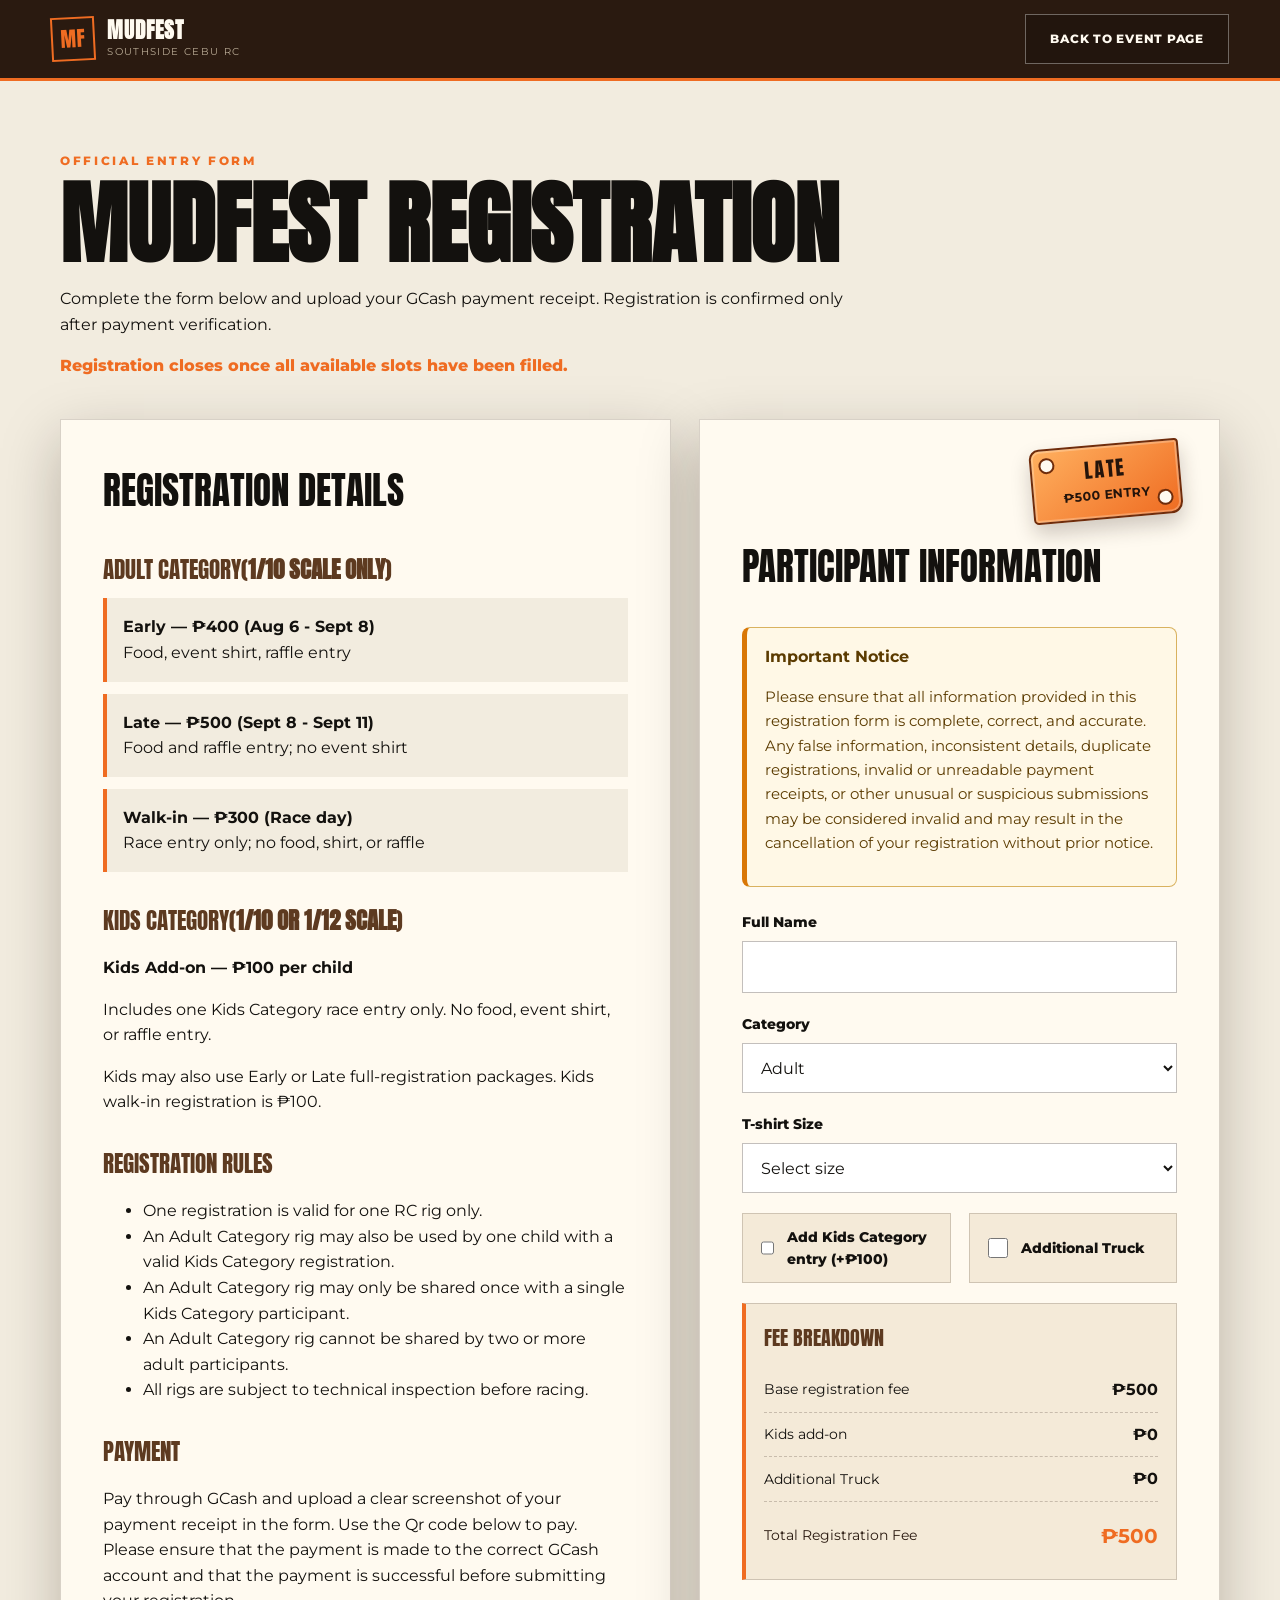
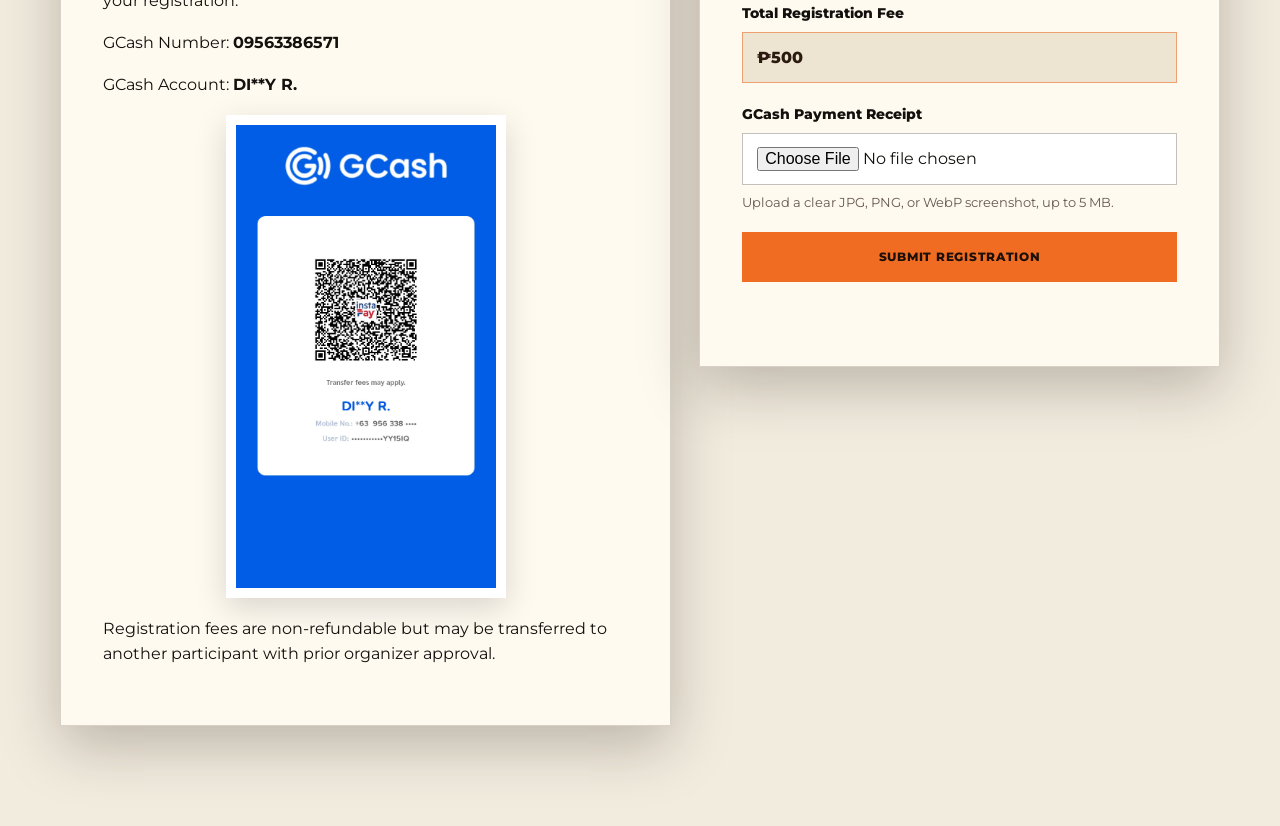
<file: registration300326.html>
<!DOCTYPE html>
<html lang="en">
  <head>
    <meta charset="UTF-8" />
    <meta name="viewport" content="width=device-width, initial-scale=1.0" />
    <meta name="theme-color" content="#1b160f" />
    <meta
      name="description"
      content="MUDFEST official race registration form."
    />
    <title>MUDFEST Registration | Southside Cebu RC</title>

    <link rel="preconnect" href="https://fonts.googleapis.com" />
    <link rel="preconnect" href="https://fonts.gstatic.com" crossorigin />
    <link
      href="https://fonts.googleapis.com/css2?family=Anton&family=Montserrat:wght@400;500;600;700;800&display=swap"
      rel="stylesheet"
    />

    <link rel="stylesheet" href="styles.css" />
    <link rel="stylesheet" href="registration.css?v=2223" />
  </head>

  <body class="registration-page">
    <header class="registration-header">
      <a class="brand" href="index.html" aria-label="Back to MUDFEST home">
        <span class="brand-mark">MF</span>
        <span>
          <strong>MUDFEST</strong>
          <small>SOUTHSIDE CEBU RC</small>
        </span>
      </a>

      <a class="button button-secondary" href="index.html">
        Back to Event Page
      </a>
    </header>

    <main class="registration-main section-shell">
      <section class="registration-intro">
        <p class="eyebrow">OFFICIAL ENTRY FORM</p>
        <h1>MUDFEST Registration</h1>
        <p>
          Complete the form below and upload your GCash payment receipt.
          Registration is confirmed only after payment verification.
        </p>
        <p class="registration-deadline">
          Registration closes once all available slots have been filled.
        </p>
      </section>

      <div class="registration-layout">
        <section class="registration-details-card">
          <h2>Registration Details</h2>

          <h3>Adult Category(<strong>1/10 SCALE ONLY</strong>)</h3>
          <div class="fee-grid">
            <article>
              <strong>Early — ₱400 (Aug 6 - Sept 8)</strong>
              <span>Food, event shirt, raffle entry</span>
            </article>
            <article>
              <strong>Late — ₱500 (Sept 8 - Sept 11)</strong>
              <span>Food and raffle entry; no event shirt</span>
            </article>
            <article>
              <strong>Walk-in — ₱300 (Race day)</strong>
              <span>Race entry only; no food, shirt, or raffle</span>
            </article>
          </div>

          <h3>Kids Category(<strong>1/10 OR 1/12 SCALE</strong>)</h3>
          <p><strong>Kids Add-on — ₱100 per child</strong></p>
          <p>
            Includes one Kids Category race entry only. No food, event shirt, or
            raffle entry.
          </p>
          <p>
            Kids may also use Early or Late full-registration packages. Kids
            walk-in registration is ₱100.
          </p>

          <h3>Registration Rules</h3>
          <ul>
            <li>One registration is valid for one RC rig only.</li>
            <li>
              An Adult Category rig may also be used by one child with a valid
              Kids Category registration.
            </li>
            <li>
              An Adult Category rig may only be shared once with a single Kids
              Category participant.
            </li>
            <li>
              An Adult Category rig cannot be shared by two or more adult
              participants.
            </li>
            <li>All rigs are subject to technical inspection before racing.</li>
          </ul>

          <h3>Payment</h3>
          <p>
            Pay through GCash and upload a clear screenshot of your payment
            receipt in the form. Use the Qr code below to pay. Please ensure
            that the payment is made to the correct GCash account and that the
            payment is successful before submitting your registration.
          </p>
          <p>GCash Number: <strong>09563386571</strong></p>
          <p>GCash Account: <strong>DI**Y R.</strong></p>
          <img class="gcash-qr" src="qrcode.jpg" alt="GCash payment QR code" />
          <p>
            Registration fees are non-refundable but may be transferred to
            another participant with prior organizer approval.
          </p>
        </section>

        <section class="registration-form-card" id="registrationFormCard">
          <div
            id="registrationTypeBadge"
            class="registration-type-badge"
            aria-label="Current registration phase"
          >
            <span id="registrationTypeBadgeLabel">EARLY</span>
            <strong id="registrationTypeBadgeFee">₱400 ENTRY</strong>
          </div>
          <h2>Participant Information</h2>

          <div class="registration-notice">
            <strong>Important Notice</strong>
            <p>
              Please ensure that all information provided in this registration
              form is complete, correct, and accurate. Any false information,
              inconsistent details, duplicate registrations, invalid or
              unreadable payment receipts, or other unusual or suspicious
              submissions may be considered invalid and may result in the
              cancellation of your registration without prior notice.
            </p>
          </div>

          <form id="registration-form">
            <div class="form-field">
              <label for="fullName">Full Name</label>
              <input
                id="fullName"
                name="fullName"
                type="text"
                autocomplete="name"
                required
              />
            </div>

            <div class="form-field">
              <label for="category">Category</label>
              <select id="category" name="category" required>
                <option value="Adult" selected>Adult</option>
                <option value="Kid">Kid</option>
              </select>
            </div>
            <div class="form-field">
              <label for="shirtSize">T-shirt Size</label>
              <select id="shirtSize" name="shirtSize" required>
                <option value="">Select size</option>
                <option value="None">No shirt / Not applicable</option>
                <option value="Youth Small">Youth Small</option>
                <option value="Youth Medium">Youth Medium</option>
                <option value="Youth Large">Youth Large</option>
                <option value="XS">XS</option>
                <option value="S">S</option>
                <option value="M">M</option>
                <option value="L">L</option>
                <option value="XL">XL</option>
                <option value="2XL">2XL</option>
                <option value="3XL">3XL</option>
              </select>
            </div>

            <div id="adultAddonsContainer" class="adult-addons">
              <div class="addon-checkboxes">
                <label class="checkbox-field">
                  <input id="kidsAddon" name="kidsAddon" type="checkbox" />
                  <span>Add Kids Category entry (+₱100)</span>
                </label>

                <label class="checkbox-field">
                  <input
                    id="additionalTruck"
                    name="additionalTruck"
                    type="checkbox"
                  />
                  <span>Additional Truck</span>
                </label>
              </div>

              <div class="addon-number-fields">
                <div class="form-field" id="kids-count-field" hidden>
                  <label for="kidsCount">Number of Kids</label>
                  <select id="kidsCount" name="kidsCount">
                    <option value="1">1</option>
                    <option value="2">2</option>
                  </select>
                </div>

                <div
                  class="form-field"
                  id="additional-truck-count-field"
                  hidden
                >
                  <label for="additionalTruckCount">
                    Number of Additional Trucks
                  </label>
                  <select id="additionalTruckCount" name="additionalTruckCount">
                    <option value="1">1</option>
                    <option value="2">2</option>
                  </select>
                </div>
              </div>
            </div>

            <section class="fee-breakdown" aria-live="polite">
              <h3>Fee Breakdown</h3>

              <div class="fee-breakdown-row">
                <span>Base registration fee</span>
                <strong id="baseFeeDisplay">₱0</strong>
              </div>

              <div class="fee-breakdown-row">
                <span id="kidsAddonLabel">Kids add-on</span>
                <strong id="kidsAddonFeeDisplay">₱0</strong>
              </div>

              <div class="fee-breakdown-row">
                <span id="additionalTruckLabel">
                  Additional Truck
                </span>
                <strong id="additionalTruckFeeDisplay">₱0</strong>
              </div>

              <div class="fee-breakdown-row fee-breakdown-total">
                <span>Total Registration Fee</span>
                <strong id="totalFeeDisplay">₱0</strong>
              </div>
            </section>

            <div class="form-field">
              <label for="totalFee">Total Registration Fee</label>
              <input
                id="totalFee"
                name="totalFee"
                type="text"
                value="₱0"
                readonly
                aria-readonly="true"
                tabindex="-1"
              />
            </div>

            <div class="form-field">
              <label for="paymentReceipt">GCash Payment Receipt</label>
              <input
                id="paymentReceipt"
                name="paymentReceipt"
                type="file"
                accept="image/jpeg,image/png,image/webp"
                required
              />
              <small class="form-help">
                Upload a clear JPG, PNG, or WebP screenshot, up to 5 MB.
              </small>
              <img
                id="paymentReceiptPreview"
                class="payment-receipt-preview"
                alt="Selected GCash payment receipt preview"
                hidden
              />
            </div>

            <button
              id="submit-button"
              class="button button-primary form-submit"
              type="submit"
            >
              Submit Registration
            </button>

            <p
              id="form-status"
              class="form-status"
              role="status"
              aria-live="polite"
            ></p>
          </form>
        </section>

        <section
          id="generatedReceiptSection"
          class="generated-receipt-section"
          aria-live="polite"
          hidden
        >
          <div class="generated-receipt-card">
            <p class="eyebrow">REGISTRATION COMPLETE</p>
            <h2>Your MUDFEST Receipt</h2>
            <div class="receipt-save-instructions">
              <strong>Save your registration copy</strong>
              <p>
                Take a screenshot of this page or save the receipt image using
                your browser's image options. Present it during event check-in.
              </p>
            </div>

            <img
              id="generatedReceiptPreview"
              class="generated-receipt-preview"
              alt="Generated MUDFEST registration receipt"
            />

            <div class="generated-receipt-actions">
              <button
                id="registerAnotherButton"
                class="button register-another-button"
                type="button"
              >
                Register Another Participant
              </button>
            </div>
          </div>
        </section>
      </div>
    </main>

    <script src="registration.js?v=26"></script>
  </body>
</html>
</file>
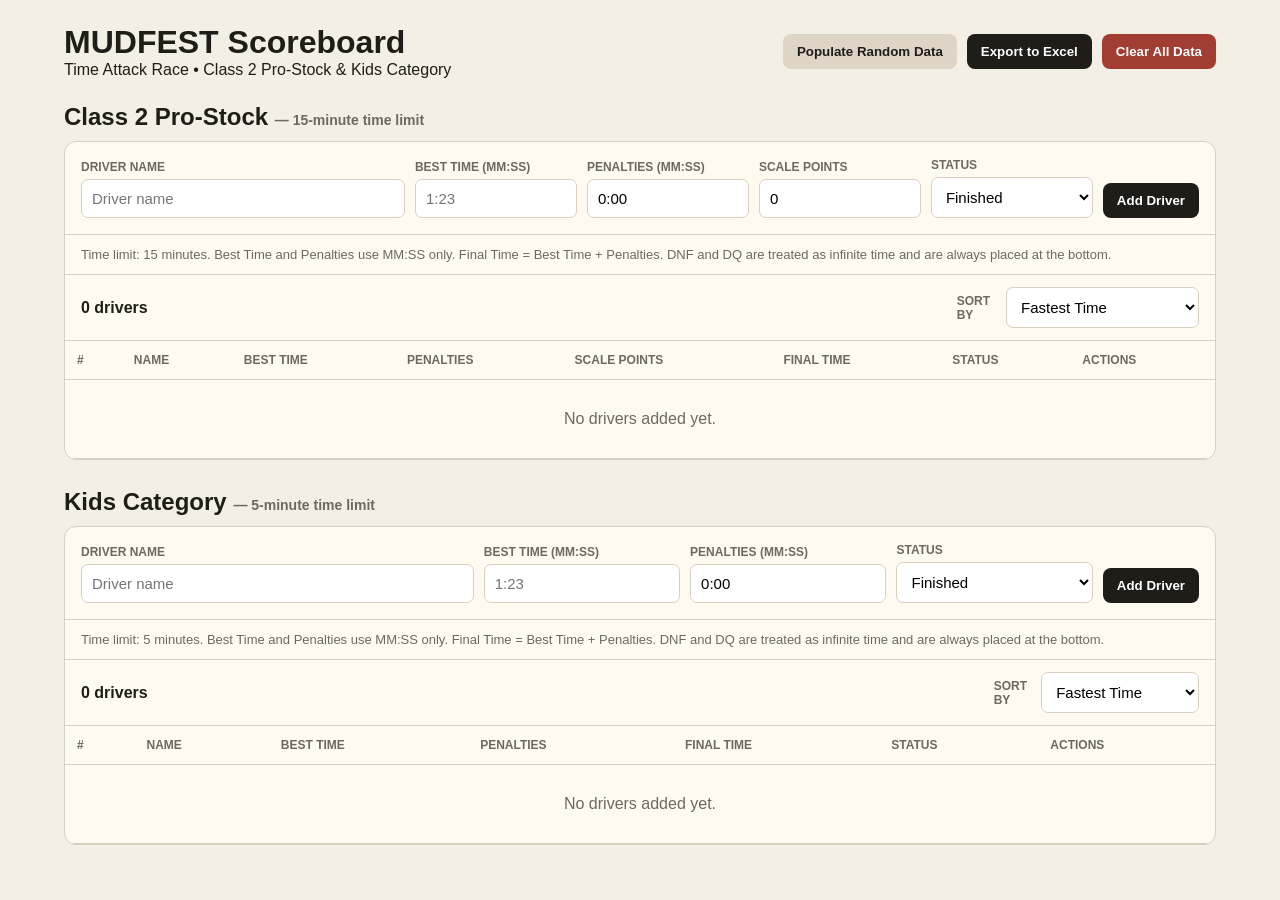
<file: MUDFEST_Scoreboard_Website/index-working.html>
<!DOCTYPE html>
<html lang="en">
<head>
    <meta charset="UTF-8">
    <meta name="viewport" content="width=device-width, initial-scale=1.0">

    <title>MUDFEST Scoreboard</title>

    <style>
        :root {
            --background: #f4efe4;
            --panel: #fffaf0;
            --text: #1f1d18;
            --muted: #6f685d;
            --border: #d8cfbf;
            --accent: #b9682b;
            --danger: #a13d33;
        }

        * {
            box-sizing: border-box;
        }

        body {
            margin: 0;
            font-family: Arial, Helvetica, sans-serif;
            background: var(--background);
            color: var(--text);
        }

        .container {
            max-width: 1200px;
            margin: 0 auto;
            padding: 24px;
        }

        header {
            display: flex;
            justify-content: space-between;
            align-items: center;
            gap: 16px;
            flex-wrap: wrap;
            margin-bottom: 24px;
        }

        h1 {
            margin: 0;
        }

        .header-actions {
            display: flex;
            gap: 10px;
            flex-wrap: wrap;
        }

        button {
            padding: 10px 14px;
            border: none;
            border-radius: 8px;
            background: var(--text);
            color: white;
            font-weight: bold;
            cursor: pointer;
        }

        button.secondary {
            background: #ded5c7;
            color: var(--text);
        }

        button.danger {
            background: var(--danger);
        }

        .category {
            display: block;
            margin-bottom: 28px;
        }

        .category-heading {
            margin: 0 0 10px;
            font-size: 24px;
        }

        .panel {
            background: var(--panel);
            border: 1px solid var(--border);
            border-radius: 12px;
            overflow: hidden;
        }

        .entry-form {
            display: grid;
            grid-template-columns: 2fr 1fr 1fr 1fr 1fr auto;
            gap: 10px;
            padding: 16px;
            align-items: end;
            border-bottom: 1px solid var(--border);
        }

        .kids-form {
            grid-template-columns: 2fr 1fr 1fr 1fr auto;
        }

        label {
            display: block;
            margin-bottom: 5px;
            color: var(--muted);
            font-size: 12px;
            font-weight: bold;
            text-transform: uppercase;
        }

        input,
        select {
            width: 100%;
            padding: 10px;
            border: 1px solid var(--border);
            border-radius: 7px;
            background: white;
            font-size: 15px;
        }

        .instructions {
            padding: 12px 16px;
            color: var(--muted);
            font-size: 13px;
            border-bottom: 1px solid var(--border);
        }

        .table-toolbar {
            display: flex;
            justify-content: space-between;
            align-items: center;
            gap: 12px;
            flex-wrap: wrap;
            padding: 12px 16px;
            border-bottom: 1px solid var(--border);
        }

        .sort-control {
            display: flex;
            align-items: center;
            gap: 8px;
        }

        .sort-control label {
            margin: 0;
        }

        .table-container {
            overflow-x: auto;
        }

        table {
            width: 100%;
            border-collapse: collapse;
            min-width: 800px;
        }

        th,
        td {
            padding: 12px;
            text-align: left;
            border-bottom: 1px solid var(--border);
        }

        th {
            background: #eee5d7;
            color: var(--muted);
            font-size: 12px;
            text-transform: uppercase;
        }

        .status-dnf,
        .status-dq {
            opacity: 0.65;
        }

        .status-badge {
            display: inline-block;
            padding: 4px 8px;
            border-radius: 20px;
            font-size: 12px;
            font-weight: bold;
        }

        .status-ok {
            background: #e1eee2;
            color: #315a39;
        }

        .status-dnf,
        .status-dq {
            background: #f0dcda;
            color: var(--danger);
        }

        .actions {
            display: flex;
            gap: 6px;
        }

        .actions button {
            padding: 6px 9px;
            font-size: 12px;
        }

        .empty-message {
            padding: 30px;
            text-align: center;
            color: var(--muted);
        }

        @media (max-width: 900px) {
            .entry-form,
            .kids-form {
                grid-template-columns: 1fr 1fr;
            }
        }

        @media (max-width: 600px) {
            .container {
                padding: 12px;
            }

            .entry-form,
            .kids-form {
                grid-template-columns: 1fr;
            }
        }

        /* ------------------------------------------------------------
           Sticky scoreboard table headers
           ------------------------------------------------------------ */

        thead th {
            position: sticky;
            top: 0;
            z-index: 10;
        }

        /*
         * Give sticky header cells an opaque background so table rows
         * do not show through while scrolling.
         */
        thead th {
            background: var(--panel);
        }

    </style>
</head>

<body>
    <div class="container">
        <header>
            <div>
                <h1>MUDFEST Scoreboard</h1>
                <div>Time Attack Race • Class 2 Pro-Stock & Kids Category</div>
            </div>

            <div class="header-actions">
                <button id="populateRandomButton" class="secondary">
                    Populate Random Data
                </button>

                <button id="exportButton">
                    Export to Excel
                </button>

                <button id="clearButton" class="danger">
                    Clear All Data
                </button>
            </div>
        </header>

        <!-- Adult / Class 2 Pro-Stock -->
        <section id="adultCategory" class="category">
            <h2 class="category-heading">
                Class 2 Pro-Stock
                <small style="font-size: 14px; color: var(--muted);">
                    — 15-minute time limit
                </small>
            </h2>

            <div class="panel">
                <form id="adultForm" class="entry-form">
                    <div>
                        <label for="adultName">Driver Name</label>
                        <input
                            id="adultName"
                            type="text"
                            placeholder="Driver name"
                            required
                        >
                    </div>

                    <div>
                        <label for="adultBestTime">Best Time (MM:SS)</label>
                        <input
                            id="adultBestTime"
                            type="text"
                            placeholder="1:23"
                        >
                    </div>

                    <div>
                        <label for="adultPenalty">Penalties (MM:SS)</label>
                        <input
                            id="adultPenalty"
                            type="text"
                            inputmode="numeric"
                            placeholder="0:00"
                            value="0:00"
                        >
                    </div>

                    <div>
                        <label for="adultScalePoints">Scale Points</label>
                        <input
                            id="adultScalePoints"
                            type="number"
                            step="0.01"
                            value="0"
                        >
                    </div>

                    <div>
                        <label for="adultStatus">Status</label>
                        <select id="adultStatus">
                            <option value="OK">Finished</option>
                            <option value="DNF">DNF</option>
                            <option value="DQ">DQ</option>
                        </select>
                    </div>

                    <button type="submit">
                        Add Driver
                    </button>
                </form>

                <div class="instructions">
                    Time limit: 15 minutes. Best Time and Penalties use MM:SS only.
                    Final Time = Best Time + Penalties. DNF and DQ are treated as infinite time
                    and are always placed at the bottom.
                </div>

                <div class="table-toolbar">
                    <strong id="adultDriverCount">0 drivers</strong>

                    <div class="sort-control">
                        <label for="adultSort">Sort By</label>

                        <select id="adultSort">
                            <option value="fastestTime">
                                Fastest Time
                            </option>

                            <option value="fastestTimeLowPenalty">
                                Cleanest Run
                            </option>

                            <option value="lowestPenalty">
                                Lowest Penalty
                            </option>

                            <option value="highestScalePoints">
                                Highest Scale Points
                            </option>

                            <option value="slowestTime">
                                Slowest Time
                            </option>
                        </select>
                    </div>
                </div>

                <div class="table-container">
                    <table>
                        <thead>
                            <tr>
                                <th>#</th>
                                <th>Name</th>
                                <th>Best Time</th>
                                <th>Penalties</th>
                                <th>Scale Points</th>
                                <th>Final Time</th>
                                <th>Status</th>
                                <th>Actions</th>
                            </tr>
                        </thead>

                        <tbody id="adultTableBody"></tbody>
                    </table>
                </div>
            </div>
        </section>

        <!-- Kids -->
        <section id="kidsCategory" class="category">
            <h2 class="category-heading">
                Kids Category
                <small style="font-size: 14px; color: var(--muted);">
                    — 5-minute time limit
                </small>
            </h2>

            <div class="panel">
                <form id="kidsForm" class="entry-form kids-form">
                    <div>
                        <label for="kidsName">Driver Name</label>
                        <input
                            id="kidsName"
                            type="text"
                            placeholder="Driver name"
                            required
                        >
                    </div>

                    <div>
                        <label for="kidsBestTime">Best Time (MM:SS)</label>
                        <input
                            id="kidsBestTime"
                            type="text"
                            placeholder="1:23"
                        >
                    </div>

                    <div>
                        <label for="kidsPenalty">Penalties (MM:SS)</label>
                        <input
                            id="kidsPenalty"
                            type="text"
                            inputmode="numeric"
                            placeholder="0:00"
                            value="0:00"
                        >
                    </div>

                    <div>
                        <label for="kidsStatus">Status</label>
                        <select id="kidsStatus">
                            <option value="OK">Finished</option>
                            <option value="DNF">DNF</option>
                            <option value="DQ">DQ</option>
                        </select>
                    </div>

                    <button type="submit">
                        Add Driver
                    </button>
                </form>

                <div class="instructions">
                    Time limit: 5 minutes. Best Time and Penalties use MM:SS only.
                    Final Time = Best Time + Penalties. DNF and DQ are treated as infinite time
                    and are always placed at the bottom.
                </div>

                <div class="table-toolbar">
                    <strong id="kidsDriverCount">0 drivers</strong>

                    <div class="sort-control">
                        <label for="kidsSort">Sort By</label>

                        <select id="kidsSort">
                            <option value="fastestTime">
                                Fastest Time
                            </option>

                            <option value="fastestTimeLowPenalty">
                                Cleanest Run
                            </option>

                            <option value="lowestPenalty">
                                Lowest Penalty
                            </option>

                            <option value="slowestTime">
                                Slowest Time
                            </option>
                        </select>
                    </div>
                </div>

                <div class="table-container">
                    <table>
                        <thead>
                            <tr>
                                <th>#</th>
                                <th>Name</th>
                                <th>Best Time</th>
                                <th>Penalties</th>
                                <th>Final Time</th>
                                <th>Status</th>
                                <th>Actions</th>
                            </tr>
                        </thead>

                        <tbody id="kidsTableBody"></tbody>
                    </table>
                </div>
            </div>
        </section>
    </div>

    <script>
        const STORAGE_KEY = "mudfest_scoreboard_v1";

        const ADULT_TIME_LIMIT_SECONDS = 15 * 60;
        const KIDS_TIME_LIMIT_SECONDS = 5 * 60;

        const scoreboard = loadScoreboard();


        // ------------------------------------------------------------
        // Local storage
        // ------------------------------------------------------------

        function loadScoreboard() {
            const savedData = localStorage.getItem(STORAGE_KEY);

            if (!savedData) {
                return {
                    adult: [],
                    kids: []
                };
            }

            try {
                return JSON.parse(savedData);
            } catch (error) {
                console.error("Unable to read saved scoreboard:", error);

                return {
                    adult: [],
                    kids: []
                };
            }
        }


        function saveScoreboard() {
            localStorage.setItem(
                STORAGE_KEY,
                JSON.stringify(scoreboard)
            );
        }


        // ------------------------------------------------------------
        // Time helpers
        // ------------------------------------------------------------

        function parseTime(value) {
            const input = String(value || "").trim();

            if (!input) {
                return null;
            }


            // Only allow Minutes:Seconds.
            //
            // Valid:
            // 0:05
            // 1:23
            // 14:59
            //
            // Invalid:
            // 83
            // 1:23.500
            // 1:75
            const match = input.match(
                /^(\d+):([0-5]\d)$/
            );


            if (!match) {
                return null;
            }


            const minutes = Number(match[1]);
            const seconds = Number(match[2]);


            return (
                minutes * 60 +
                seconds
            );
        }


        function formatTime(totalSeconds) {
            if (!Number.isFinite(totalSeconds)) {
                return "∞";
            }


            // Times are displayed as whole Minutes:Seconds only.
            const roundedSeconds = Math.round(
                totalSeconds
            );


            const minutes = Math.floor(
                roundedSeconds / 60
            );


            const seconds =
                roundedSeconds -
                (minutes * 60);


            return (
                minutes +
                ":" +
                String(seconds).padStart(2, "0")
            );
        }


        function parsePenalty(value) {
            return parseTime(value);
        }


        function getCategoryTimeLimit(category) {
            if (category === "adult") {
                return ADULT_TIME_LIMIT_SECONDS;
            }

            return KIDS_TIME_LIMIT_SECONDS;
        }


        function getStoredSeconds(value) {
            if (typeof value === "number") {
                return Number.isFinite(value)
                    ? value
                    : null;
            }


            if (typeof value === "string") {
                const trimmedValue = value.trim();


                // Support old/localStorage values that may already be
                // stored as Minutes:Seconds text.
                if (trimmedValue.includes(":")) {
                    return parseTime(trimmedValue);
                }


                const numericValue = Number(trimmedValue);

                return Number.isFinite(numericValue)
                    ? numericValue
                    : null;
            }


            return null;
        }


        function getFinalTime(driver) {
            if (
                driver.status === "DNF" ||
                driver.status === "DQ"
            ) {
                return Infinity;
            }


            const bestTime =
                getStoredSeconds(
                    driver.bestTime
                );


            const penalty =
                getStoredSeconds(
                    driver.penalty
                );


            if (bestTime === null) {
                return Infinity;
            }


            return (
                bestTime +
                (penalty === null ? 0 : penalty)
            );
        }


        function formatScalePoints(value) {
            const points = Number(value);

            if (!Number.isFinite(points)) {
                return "0";
            }

            return points.toString();
        }


        // ------------------------------------------------------------
        // Driver helpers
        // ------------------------------------------------------------

        function createDriverId() {
            return (
                Date.now().toString(36) +
                Math.random().toString(36).substring(2, 8)
            );
        }


        function sortDrivers(drivers, sortMode, isAdult) {
            return [...drivers].sort(
                function (driverA, driverB) {
                    const finalTimeA =
                        getFinalTime(driverA);

                    const finalTimeB =
                        getFinalTime(driverB);


                    const penaltyA =
                        getStoredSeconds(
                            driverA.penalty
                        ) ?? 0;

                    const penaltyB =
                        getStoredSeconds(
                            driverB.penalty
                        ) ?? 0;


                    const bestTimeA =
                        getStoredSeconds(
                            driverA.bestTime
                        ) ?? Infinity;

                    const bestTimeB =
                        getStoredSeconds(
                            driverB.bestTime
                        ) ?? Infinity;


                    const driverAIsDNFOrDQ =
                        !Number.isFinite(
                            finalTimeA
                        );

                    const driverBIsDNFOrDQ =
                        !Number.isFinite(
                            finalTimeB
                        );


                    // DNF and DQ always stay at the bottom.
                    if (
                        driverAIsDNFOrDQ !==
                        driverBIsDNFOrDQ
                    ) {
                        return driverAIsDNFOrDQ
                            ? 1
                            : -1;
                    }


                    if (
                        driverAIsDNFOrDQ &&
                        driverBIsDNFOrDQ
                    ) {
                        if (
                            driverA.status !==
                            driverB.status
                        ) {
                            return driverA.status === "DNF"
                                ? -1
                                : 1;
                        }


                        return driverA.name.localeCompare(
                            driverB.name
                        );
                    }


                    if (sortMode === "fastestTime") {
                        return (
                            finalTimeA -
                            finalTimeB
                        );
                    }


                    if (
                        sortMode ===
                        "fastestTimeLowPenalty"
                    ) {
                        /*
                         * CLEANEST RUN ranking:
                         *
                         * 1. Lowest PENALTY
                         * 2. Fastest FINAL TIME when penalties are tied
                         * 3. Fastest BEST TIME when both above are tied
                         *
                         * This makes the cleanest run primarily about
                         * deductions/penalties, with speed used as the
                         * tie-breaker.
                         */
                        if (
                            penaltyA !==
                            penaltyB
                        ) {
                            return (
                                penaltyA -
                                penaltyB
                            );
                        }


                        if (
                            finalTimeA !==
                            finalTimeB
                        ) {
                            return (
                                finalTimeA -
                                finalTimeB
                            );
                        }


                        return (
                            bestTimeA -
                            bestTimeB
                        );
                    }


                    if (sortMode === "lowestPenalty") {
                        if (
                            penaltyA !==
                            penaltyB
                        ) {
                            return (
                                penaltyA -
                                penaltyB
                            );
                        }


                        return (
                            finalTimeA -
                            finalTimeB
                        );
                    }


                    if (
                        sortMode ===
                        "highestScalePoints" &&
                        isAdult
                    ) {
                        const scalePointDifference =
                            Number(
                                driverB.scalePoints || 0
                            ) -
                            Number(
                                driverA.scalePoints || 0
                            );


                        if (
                            scalePointDifference !== 0
                        ) {
                            return scalePointDifference;
                        }


                        return (
                            finalTimeA -
                            finalTimeB
                        );
                    }


                    if (sortMode === "slowestTime") {
                        return (
                            finalTimeB -
                            finalTimeA
                        );
                    }


                    return (
                        finalTimeA -
                        finalTimeB
                    );
                }
            );
        }


        function escapeHtml(value) {
            return String(value).replace(
                /[&<>"']/g,
                function (character) {
                    const characters = {
                        "&": "&amp;",
                        "<": "&lt;",
                        ">": "&gt;",
                        '"': "&quot;",
                        "'": "&#039;"
                    };

                    return characters[character];
                }
            );
        }


        // ------------------------------------------------------------
        // Rendering
        // ------------------------------------------------------------

        function renderCategory(category) {
            const isAdult = category === "adult";

            const tableBody = document.getElementById(
                category + "TableBody"
            );

            const sortMode = document.getElementById(
                category + "Sort"
            ).value;

            const drivers = sortDrivers(
                scoreboard[category],
                sortMode,
                isAdult
            );

            const driverCount = document.getElementById(
                category + "DriverCount"
            );

            driverCount.textContent =
                drivers.length +
                (drivers.length === 1 ? " driver" : " drivers");


            if (drivers.length === 0) {
                tableBody.innerHTML =
                    '<tr>' +
                        '<td class="empty-message" colspan="' +
                        (isAdult ? 8 : 7) +
                        '">' +
                            'No drivers added yet.' +
                        '</td>' +
                    '</tr>';

                return;
            }


            tableBody.innerHTML = drivers
                .map(function (driver, index) {
                    const finalTime = getFinalTime(driver);

                    let displayedFinalTime;

                    if (driver.status === "OK") {
                        displayedFinalTime = formatTime(finalTime);
                    } else {
                        displayedFinalTime = driver.status;
                    }


                    const scalePointsColumn = isAdult
                        ? (
                            '<td>' +
                                Number(driver.scalePoints || 0) +
                            '</td>'
                        )
                        : "";


                    return (
                        '<tr class="status-' +
                            driver.status.toLowerCase() +
                        '">' +

                            '<td>' +
                                (index + 1) +
                            '</td>' +

                            '<td>' +
                                '<strong>' +
                                    escapeHtml(driver.name) +
                                '</strong>' +
                            '</td>' +

                            '<td>' +
                                (
                                    Number.isFinite(driver.bestTime)
                                        ? formatTime(driver.bestTime)
                                        : "—"
                                ) +
                            '</td>' +

                            '<td>' +
                                formatTime(
                                    getStoredSeconds(
                                        driver.penalty
                                    ) ?? 0
                                ) +
                            '</td>' +

                            scalePointsColumn +

                            '<td>' +
                                displayedFinalTime +
                            '</td>' +

                            '<td>' +
                                '<span class="status-badge status-' +
                                    driver.status.toLowerCase() +
                                '">' +
                                    driver.status +
                                '</span>' +
                            '</td>' +

                            '<td>' +
                                '<div class="actions">' +

                                    '<button ' +
                                        'type="button" ' +
                                        'class="secondary" ' +
                                        'data-edit-category="' +
                                        category +
                                        '" ' +
                                        'data-edit-id="' +
                                        driver.id +
                                    '">' +
                                        'Edit' +
                                    '</button>' +

                                    '<button ' +
                                        'type="button" ' +
                                        'class="danger" ' +
                                        'data-delete-category="' +
                                        category +
                                        '" ' +
                                        'data-delete-id="' +
                                        driver.id +
                                    '">' +
                                        'Delete' +
                                    '</button>' +

                                '</div>' +
                            '</td>' +

                        '</tr>'
                    );
                })
                .join("");
        }


        function renderAllCategories() {
            renderCategory("adult");
            renderCategory("kids");
        }


        // ------------------------------------------------------------
        // Adding drivers
        // ------------------------------------------------------------

        function addDriver(category) {
            const isAdult = category === "adult";

            const nameInput = document.getElementById(
                category + "Name"
            );

            const bestTimeInput = document.getElementById(
                category + "BestTime"
            );

            const penaltyInput = document.getElementById(
                category + "Penalty"
            );

            const statusInput = document.getElementById(
                category + "Status"
            );


            const name = nameInput.value.trim();

            const status = statusInput.value;

            const bestTime = parseTime(
                bestTimeInput.value
            );

            const penalty =
                parsePenalty(
                    penaltyInput.value
                );


            let scalePoints = 0;

            if (isAdult) {
                scalePoints =
                    Number(
                        document.getElementById(
                            "adultScalePoints"
                        ).value
                    ) || 0;
            }


            if (!name) {
                alert("Please enter the driver's name.");
                return;
            }


            if (
                status === "OK" &&
                bestTime === null
            ) {
                alert(
                    "Please enter a valid best time using " +
                    "Minutes:Seconds only, for example 1:23."
                );

                return;
            }


            if (penalty === null) {
                alert(
                    "Please enter the penalty in Minutes:Seconds format, " +
                    "for example 0:05 or 1:30."
                );

                return;
            }


            const timeLimit =
                getCategoryTimeLimit(category);


            if (
                status === "OK" &&
                bestTime > timeLimit
            ) {
                alert(
                    category === "adult"
                        ? "Adult category has a 15-minute time limit."
                        : "Kids category has a 5-minute time limit."
                );

                return;
            }


            const driver = {
                id: createDriverId(),
                name: name,
                bestTime: bestTime,
                penalty: penalty,
                scalePoints: scalePoints,
                status: status
            };


            scoreboard[category].push(driver);

            saveScoreboard();

            document.getElementById(
                category + "Form"
            ).reset();


            // Restore numeric defaults after reset.
            document.getElementById(
                category + "Penalty"
            ).value = "0:00";


            if (isAdult) {
                document.getElementById(
                    "adultScalePoints"
                ).value = 0;
            }


            renderCategory(category);
        }


        // ------------------------------------------------------------
        // Editing drivers
        // ------------------------------------------------------------

        function editDriver(category, driverId) {
            const driver = scoreboard[category].find(
                function (item) {
                    return item.id === driverId;
                }
            );


            if (!driver) {
                return;
            }


            const updatedName = prompt(
                "Driver name:",
                driver.name
            );


            if (updatedName === null) {
                return;
            }


            let updatedStatus = prompt(
                "Status: OK, DNF, or DQ",
                driver.status
            );


            if (updatedStatus === null) {
                return;
            }


            updatedStatus =
                updatedStatus.trim().toUpperCase();


            if (
                !["OK", "DNF", "DQ"].includes(updatedStatus)
            ) {
                alert("Status must be OK, DNF, or DQ.");
                return;
            }


            let updatedBestTime = driver.bestTime;


            if (updatedStatus === "OK") {
                const currentTime =
                    Number.isFinite(driver.bestTime)
                        ? formatTime(driver.bestTime)
                        : "";


                const enteredTime = prompt(
                    "Best time (Minutes:Seconds):",
                    currentTime
                );


                if (enteredTime === null) {
                    return;
                }


                updatedBestTime = parseTime(
                    enteredTime
                );


                if (updatedBestTime === null) {
                    alert("Invalid time.");
                    return;
                }


                const timeLimit =
                    getCategoryTimeLimit(category);


                if (updatedBestTime > timeLimit) {
                    alert(
                        category === "adult"
                            ? "Adult category has a 15-minute time limit."
                            : "Kids category has a 5-minute time limit."
                    );

                    return;
                }
            }


            const enteredPenalty = prompt(
                "Penalty (Minutes:Seconds):",
                formatTime(driver.penalty)
            );


            if (enteredPenalty === null) {
                return;
            }


            const updatedPenalty =
                parsePenalty(
                    enteredPenalty
                );


            if (updatedPenalty === null) {
                alert(
                    "Invalid penalty. Use Minutes:Seconds only, " +
                    "for example 0:05 or 1:30."
                );

                return;
            }


            let updatedScalePoints =
                driver.scalePoints || 0;


            if (category === "adult") {
                const enteredScalePoints = prompt(
                    "Scale points:",
                    updatedScalePoints
                );


                if (enteredScalePoints === null) {
                    return;
                }


                updatedScalePoints =
                    Number(enteredScalePoints) || 0;
            }


            driver.name =
                updatedName.trim() || driver.name;

            driver.status = updatedStatus;

            driver.bestTime = updatedBestTime;

            driver.penalty = updatedPenalty;

            driver.scalePoints = updatedScalePoints;


            saveScoreboard();

            renderCategory(category);
        }


        // ------------------------------------------------------------
        // Deleting drivers
        // ------------------------------------------------------------

        function deleteDriver(category, driverId) {
            const driver = scoreboard[category].find(
                function (item) {
                    return item.id === driverId;
                }
            );


            if (!driver) {
                return;
            }


            const confirmed = confirm(
                "Delete " + driver.name + "?"
            );


            if (!confirmed) {
                return;
            }


            scoreboard[category] =
                scoreboard[category].filter(
                    function (item) {
                        return item.id !== driverId;
                    }
                );


            saveScoreboard();

            renderCategory(category);
        }


        // ------------------------------------------------------------
        // Excel export
        // ------------------------------------------------------------

        function escapeXml(value) {
            return String(value ?? "").replace(
                /[<>&'"]/g,
                function (character) {
                    const characters = {
                        "<": "&lt;",
                        ">": "&gt;",
                        "&": "&amp;",
                        "'": "&apos;",
                        '"': "&quot;"
                    };

                    return characters[character];
                }
            );
        }


        function createWorksheetXml(
            worksheetName,
            rows
        ) {
            const rowsXml = rows
                .map(function (row) {
                    const cellsXml = row
                        .map(function (cell) {
                            return (
                                '<Cell>' +
                                    '<Data ss:Type="String">' +
                                        escapeXml(cell) +
                                    '</Data>' +
                                '</Cell>'
                            );
                        })
                        .join("");


                    return (
                        "<Row>" +
                            cellsXml +
                        "</Row>"
                    );
                })
                .join("");


            return (
                '<Worksheet ss:Name="' +
                    escapeXml(worksheetName) +
                '">' +

                    "<Table>" +
                        rowsXml +
                    "</Table>" +

                "</Worksheet>"
            );
        }


        function exportToExcel() {
            const adultRows = [
                [
                    "Name",
                    "Best Time",
                    "Penalties",
                    "Scale Points",
                    "Final Time",
                    "Status"
                ]
            ];


            const sortedAdultDrivers = sortDrivers(
                scoreboard.adult,
                "fastestTime",
                true
            );


            sortedAdultDrivers.forEach(
                function (driver) {
                    adultRows.push([
                        driver.name,

                        Number.isFinite(driver.bestTime)
                            ? formatTime(driver.bestTime)
                            : "",

                        formatTime(
                            getStoredSeconds(
                                driver.penalty
                            ) ?? 0
                        ),

                        driver.scalePoints || 0,

                        driver.status === "OK"
                            ? formatTime(
                                getFinalTime(driver)
                            )
                            : driver.status,

                        driver.status
                    ]);
                }
            );


            const kidsRows = [
                [
                    "Name",
                    "Best Time",
                    "Penalties",
                    "Final Time",
                    "Status"
                ]
            ];


            const sortedKidsDrivers = sortDrivers(
                scoreboard.kids,
                "fastestTime",
                false
            );


            sortedKidsDrivers.forEach(
                function (driver) {
                    kidsRows.push([
                        driver.name,

                        Number.isFinite(driver.bestTime)
                            ? formatTime(driver.bestTime)
                            : "",

                        formatTime(
                            getStoredSeconds(
                                driver.penalty
                            ) ?? 0
                        ),

                        driver.status === "OK"
                            ? formatTime(
                                getFinalTime(driver)
                            )
                            : driver.status,

                        driver.status
                    ]);
                }
            );


            const workbookXml =
                '<?xml version="1.0"?>' +

                '<?mso-application progid="Excel.Sheet"?>' +

                '<Workbook ' +
                    'xmlns="urn:schemas-microsoft-com:office:spreadsheet" ' +
                    'xmlns:ss="urn:schemas-microsoft-com:office:spreadsheet">' +

                    createWorksheetXml(
                        "Adult Category",
                        adultRows
                    ) +

                    createWorksheetXml(
                        "Kids Category",
                        kidsRows
                    ) +

                "</Workbook>";


            const excelFile = new Blob(
                [workbookXml],
                {
                    type: "application/vnd.ms-excel"
                }
            );


            const downloadLink =
                document.createElement("a");


            downloadLink.href =
                URL.createObjectURL(excelFile);


            downloadLink.download =
                "MUDFEST_Scoreboard_" +
                new Date()
                    .toISOString()
                    .slice(0, 10) +
                ".xls";


            document.body.appendChild(
                downloadLink
            );


            downloadLink.click();


            setTimeout(
                function () {
                    URL.revokeObjectURL(
                        downloadLink.href
                    );

                    downloadLink.remove();
                },
                100
            );
        }


        // ------------------------------------------------------------
        // Random test data
        // ------------------------------------------------------------

        function randomNumber(minimum, maximum) {
            return (
                Math.random() *
                (maximum - minimum) +
                minimum
            );
        }


        function randomInteger(minimum, maximum) {
            return Math.floor(
                randomNumber(
                    minimum,
                    maximum + 1
                )
            );
        }


        function randomItem(items) {
            return items[
                randomInteger(
                    0,
                    items.length - 1
                )
            ];
        }


        function createRandomDriverName(
            category,
            index
        ) {
            const firstNames = [
                "Alex",
                "Ben",
                "Carlo",
                "Daniel",
                "Ethan",
                "Francis",
                "Gabriel",
                "Harvey",
                "Ivan",
                "James",
                "Ken",
                "Lance",
                "Marco",
                "Nathan",
                "Oliver",
                "Paolo",
                "Rafael",
                "Sean",
                "Tristan",
                "Victor",
                "Aaron",
                "Bryan",
                "Cedric",
                "Dylan",
                "Enzo",
                "Felix",
                "Gio",
                "Hugo",
                "Ian",
                "Jared"
            ];


            const lastNames = [
                "Santos",
                "Reyes",
                "Cruz",
                "Garcia",
                "Mendoza",
                "Flores",
                "Ramos",
                "Torres",
                "Navarro",
                "Castillo",
                "Aquino",
                "Rivera",
                "Diaz",
                "Lim",
                "Tan",
                "Sy",
                "Go",
                "Villanueva",
                "Domingo",
                "Mercado"
            ];


            const prefix =
                category === "adult"
                    ? "A"
                    : "K";


            return (
                randomItem(firstNames) +
                " " +
                randomItem(lastNames) +
                " " +
                prefix +
                String(index + 1).padStart(2, "0")
            );
        }


        function createRandomDriver(
            category,
            index,
            status
        ) {
            const isAdult =
                category === "adult";


            // Generate valid track times within each category limit.
            // Adults: 1:00 up to 14:59.
            // Kids:   0:30 up to 4:59.
            const maximumRandomTime =
                isAdult
                    ? ADULT_TIME_LIMIT_SECONDS - 1
                    : KIDS_TIME_LIMIT_SECONDS - 1;

            const minimumRandomTime =
                isAdult
                    ? 60
                    : 30;

            const bestTime =
                randomInteger(
                    minimumRandomTime,
                    maximumRandomTime
                );


            // Penalties are generated as whole seconds so they
            // always display cleanly as Minutes:Seconds.
            const penalty =
                randomInteger(0, 90);


            // Adult scale points support decimals.
            const scalePoints =
                isAdult
                    ? Number(
                        randomNumber(
                            0,
                            30
                        ).toFixed(2)
                    )
                    : 0;


            return {
                id: createDriverId(),

                name: createRandomDriverName(
                    category,
                    index
                ),

                bestTime: bestTime,

                penalty: penalty,

                scalePoints: scalePoints,

                status: status
            };
        }


        function populateRandomData() {
            const hasExistingData =
                scoreboard.adult.length > 0 ||
                scoreboard.kids.length > 0;


            if (hasExistingData) {
                const confirmed = confirm(
                    "This will replace the current scoreboard " +
                    "with 50 random Adult drivers and " +
                    "10 random Kids drivers. Continue?"
                );


                if (!confirmed) {
                    return;
                }
            }


            scoreboard.adult = [];
            scoreboard.kids = [];


            // Adult:
            // 45 finished, 3 DNF, 2 DQ = 50 total.
            for (
                let index = 0;
                index < 50;
                index++
            ) {
                let status = "OK";


                if (index >= 45 && index < 48) {
                    status = "DNF";
                }


                if (index >= 48) {
                    status = "DQ";
                }


                scoreboard.adult.push(
                    createRandomDriver(
                        "adult",
                        index,
                        status
                    )
                );
            }


            // Kids:
            // 8 finished, 1 DNF, 1 DQ = 10 total.
            for (
                let index = 0;
                index < 10;
                index++
            ) {
                let status = "OK";


                if (index === 8) {
                    status = "DNF";
                }


                if (index === 9) {
                    status = "DQ";
                }


                scoreboard.kids.push(
                    createRandomDriver(
                        "kids",
                        index,
                        status
                    )
                );
            }


            saveScoreboard();

            renderAllCategories();
        }


        // ------------------------------------------------------------
        // Event listeners
        // ------------------------------------------------------------

        document
            .getElementById("adultForm")
            .addEventListener(
                "submit",
                function (event) {
                    event.preventDefault();

                    addDriver("adult");
                }
            );


        document
            .getElementById("kidsForm")
            .addEventListener(
                "submit",
                function (event) {
                    event.preventDefault();

                    addDriver("kids");
                }
            );


        document
            .getElementById("adultSort")
            .addEventListener(
                "change",
                function () {
                    renderCategory("adult");
                }
            );


        document
            .getElementById("kidsSort")
            .addEventListener(
                "change",
                function () {
                    renderCategory("kids");
                }
            );


        document.addEventListener(
            "click",
            function (event) {
                const editButton =
                    event.target.closest(
                        "[data-edit-id]"
                    );


                if (editButton) {
                    editDriver(
                        editButton.dataset.editCategory,
                        editButton.dataset.editId
                    );

                    return;
                }


                const deleteButton =
                    event.target.closest(
                        "[data-delete-id]"
                    );


                if (deleteButton) {
                    deleteDriver(
                        deleteButton.dataset.deleteCategory,
                        deleteButton.dataset.deleteId
                    );
                }
            }
        );


        document
            .getElementById("populateRandomButton")
            .addEventListener(
                "click",
                populateRandomData
            );


        document
            .getElementById("exportButton")
            .addEventListener(
                "click",
                exportToExcel
            );


        document
            .getElementById("clearButton")
            .addEventListener(
                "click",
                function () {
                    const confirmed = confirm(
                        "Clear all Adult and Kids scoreboard data?"
                    );


                    if (!confirmed) {
                        return;
                    }


                    scoreboard.adult = [];
                    scoreboard.kids = [];

                    saveScoreboard();

                    renderAllCategories();
                }
            );


        // ------------------------------------------------------------
        // Initial page render
        // ------------------------------------------------------------

        renderAllCategories();
    </script>
</body>
</html>
</file>
<file: styles.css>
:root {
  --ink: #13110e;
  --surface: #f2ecdf;
  --surface-2: #e4dac7;
  --mud: #5d3a20;
  --mud-dark: #2a1a10;
  --orange: #ef6c22;
  --orange-light: #ffb05f;
  --white: #fffaf0;
  --muted: #b8aa94;
  --border: rgba(255, 250, 240, 0.15);
  --shadow: 0 20px 55px rgba(26, 16, 9, 0.25);
  --header-height: 74px;
}

* {
  box-sizing: border-box;
}
html {
  scroll-behavior: smooth;
  scroll-padding-top: var(--header-height);
}
body {
  margin: 0;
  background: var(--ink);
  color: var(--white);
  font-family: "Montserrat", sans-serif;
  line-height: 1.6;
  overflow-x: hidden;
}
img,
video {
  display: block;
  width: 100%;
}
a {
  color: inherit;
  text-decoration: none;
}
button {
  font: inherit;
}

.site-header {
  position: fixed;
  inset: 0 0 auto;
  z-index: 1000;
  height: var(--header-height);
  display: flex;
  align-items: center;
  justify-content: space-between;
  gap: 24px;
  padding: 0 clamp(18px, 4vw, 64px);
  background: rgba(19, 17, 14, 0.88);
  border-bottom: 1px solid var(--border);
  backdrop-filter: blur(16px);
}
.brand {
  display: flex;
  align-items: center;
  gap: 12px;
}
.brand-mark {
  display: grid;
  place-items: center;
  width: 44px;
  height: 44px;
  border: 2px solid var(--orange);
  color: var(--orange);
  font-family: "Anton", sans-serif;
  font-size: 1.3rem;
  transform: rotate(-3deg);
}
.brand strong,
.brand small {
  display: block;
  line-height: 1.1;
}
.brand strong {
  font-family: "Anton", sans-serif;
  font-size: 1.3rem;
  letter-spacing: 0.04em;
}
.brand small {
  margin-top: 4px;
  color: var(--muted);
  font-size: 0.61rem;
  letter-spacing: 0.14em;
}
.main-nav {
  display: flex;
  gap: clamp(14px, 2vw, 30px);
  align-items: center;
}
.main-nav a {
  font-size: 0.73rem;
  font-weight: 700;
  letter-spacing: 0.07em;
  text-transform: uppercase;
}
.main-nav a:hover {
  color: var(--orange-light);
}
.menu-toggle {
  display: none;
  border: 0;
  background: none;
  padding: 8px;
}
.menu-toggle span {
  display: block;
  width: 26px;
  height: 2px;
  margin: 5px 0;
  background: var(--white);
  transition: 0.25s;
}

.hero {
  position: relative;
  min-height: 100svh;
  display: grid;
  align-items: end;
  overflow: hidden;
}
.hero-image {
  position: absolute;
  inset: 0;
  height: 100%;
  object-fit: cover;
}
.hero-overlay {
  position: absolute;
  inset: 0;
  background: linear-gradient(
      90deg,
      rgba(12, 9, 6, 0.95) 0%,
      rgba(12, 9, 6, 0.68) 48%,
      rgba(12, 9, 6, 0.2) 100%
    ),
    linear-gradient(0deg, var(--ink), transparent 45%);
}
.hero-content {
  position: relative;
  z-index: 1;
  width: min(1160px, calc(100% - 40px));
  margin: 0 auto;
  padding: 150px 0 90px;
}
.eyebrow {
  margin: 0 0 10px;
  color: var(--orange);
  font-size: 0.76rem;
  font-weight: 800;
  letter-spacing: 0.22em;
  text-transform: uppercase;
}
.hero h1,
.section-heading h2,
.info-card h2 {
  margin: 0;
  font-family: "Anton", sans-serif;
  font-weight: 400;
  letter-spacing: 0.02em;
  text-transform: uppercase;
  line-height: 0.95;
}
.hero h1 {
  max-width: 900px;
  font-size: clamp(3.8rem, 9vw, 8.2rem);
  text-shadow: 0 8px 35px rgba(0, 0, 0, 0.45);
}
.hero h1 span {
  color: var(--orange);
}
.event-meta {
  display: flex;
  flex-wrap: wrap;
  gap: 10px 28px;
  margin: 30px 0;
  font-weight: 700;
  text-transform: uppercase;
  font-size: 0.82rem;
  letter-spacing: 0.07em;
}
.event-meta span {
  position: relative;
}
.event-meta span:not(:last-child)::after {
  content: "/";
  position: absolute;
  right: -18px;
  color: var(--orange);
}
.hero-actions {
  display: flex;
  flex-wrap: wrap;
  gap: 12px;
}
.button {
  display: inline-flex;
  align-items: center;
  justify-content: center;
  min-height: 50px;
  padding: 12px 24px;
  border: 1px solid transparent;
  font-weight: 800;
  font-size: 0.78rem;
  letter-spacing: 0.06em;
  text-transform: uppercase;
  transition: 0.25s;
}
.button-primary {
  background: var(--orange);
  color: #1c1008;
}
.button-primary:hover {
  background: var(--orange-light);
  transform: translateY(-2px);
}
.button-secondary {
  border-color: rgba(255, 255, 255, 0.35);
  background: rgba(0, 0, 0, 0.18);
}
.button-secondary:hover {
  border-color: var(--orange-light);
  color: var(--orange-light);
}

.section-shell {
  width: min(1160px, calc(100% - 40px));
  margin-inline: auto;
}
.section {
  padding: clamp(78px, 10vw, 130px) 0;
}
.welcome {
  display: grid;
  grid-template-columns: 0.85fr 1.15fr;
  gap: clamp(30px, 8vw, 100px);
  align-items: end;
  padding-top: 95px;
  padding-bottom: 95px;
}
.section-heading h2,
.info-card h2 {
  font-size: clamp(2.8rem, 6vw, 5.4rem);
}
.section-heading > p:last-child {
  max-width: 650px;
  color: var(--muted);
}
.welcome-copy {
  margin: 0;
  max-width: 720px;
  color: #d8cdbb;
  font-size: clamp(1rem, 1.6vw, 1.2rem);
}

.category-grid {
  display: grid;
  grid-template-columns: repeat(2, 1fr);
  gap: 24px;
  margin-top: 48px;
}
.category-card {
  position: relative;
  min-height: 440px;
  padding: clamp(28px, 4vw, 48px);
  border: 1px solid var(--border);
  background: linear-gradient(145deg, #211b14, #14110e);
  overflow: hidden;
}
.category-card::after {
  content: "";
  position: absolute;
  width: 220px;
  height: 220px;
  right: -90px;
  top: -85px;
  background: radial-gradient(
    circle,
    rgba(239, 108, 34, 0.23),
    transparent 68%
  );
}
.category-number {
  color: rgba(255, 250, 240, 0.08);
  font-family: "Anton";
  font-size: 8rem;
  line-height: 0.7;
}
.category-label {
  margin: 45px 0 4px;
  color: var(--orange);
  font-size: 0.72rem;
  font-weight: 800;
  letter-spacing: 0.17em;
}
.category-card h3 {
  margin: 0;
  font-family: "Anton";
  font-size: clamp(2.1rem, 4vw, 3.6rem);
  font-weight: 400;
  text-transform: uppercase;
}
.category-card > p:not(.category-label) {
  color: var(--muted);
}
.rules-placeholder {
  margin-top: 32px;
  padding: 20px;
  border-left: 3px solid var(--orange);
  background: rgba(255, 255, 255, 0.04);
}
.rules-placeholder strong {
  text-transform: uppercase;
  letter-spacing: 0.08em;
}
.rules-placeholder p {
  margin-bottom: 0;
  color: var(--muted);
  font-size: 0.87rem;
}

.venue-section,
.info-section {
  background: var(--surface);
  color: var(--ink);
}
.venue-section .section-heading > p:last-child {
  color: #6c5f4d;
}
.venue-summary {
  display: flex;
  justify-content: space-between;
  align-items: center;
  gap: 24px;
  margin: 40px 0 30px;
  padding: 24px;
  background: var(--mud-dark);
  color: var(--white);
}
.venue-summary > div {
  display: flex;
  align-items: center;
  gap: 16px;
}
.venue-icon {
  color: var(--orange);
  font-size: 2rem;
}
.venue-label {
  margin: 0;
  color: var(--orange-light);
  font-size: 0.68rem;
  font-weight: 800;
  letter-spacing: 0.15em;
}
.venue-summary h3 {
  margin: 2px 0 0;
  font-size: 1.08rem;
}
.venue-grid {
  display: grid;
  grid-template-columns: repeat(3, 1fr);
  gap: 20px;
}
.venue-card {
  background: #fffaf0;
  box-shadow: var(--shadow);
}
.venue-card img {
  aspect-ratio: 4 / 3;
  object-fit: cover;
}
.venue-card > div {
  padding: 20px;
}
.venue-card p,
.video-card p {
  margin: 0;
  color: var(--orange);
  font-size: 0.65rem;
  font-weight: 800;
  letter-spacing: 0.15em;
}
.venue-card h3,
.video-card h3 {
  margin: 4px 0 0;
  font-family: "Anton";
  font-size: 1.7rem;
  font-weight: 400;
  text-transform: uppercase;
}
.venue-parts {
  grid-column: 1 / -1;
  display: grid;
  grid-template-columns: 1.25fr 0.75fr;
}
.venue-parts img {
  height: 100%;
  aspect-ratio: auto;
}
.venue-parts ul {
  margin: 18px 0 0;
  padding: 0;
  list-style: none;
}
.venue-parts li {
  padding: 8px 0;
  border-bottom: 1px solid rgba(42, 26, 16, 0.13);
  font-size: 0.9rem;
}
.venue-parts li strong {
  color: var(--orange);
}

.photo-carousel {
  position: relative;
  margin-top: 46px;
}
.carousel-viewport {
  overflow: hidden;
}
.carousel-track {
  display: flex;
  transition: transform 0.5s cubic-bezier(0.2, 0.7, 0.2, 1);
}
.carousel-track figure {
  min-width: 100%;
  margin: 0;
}
.carousel-track img {
  aspect-ratio: 16 / 9;
  max-height: 670px;
  object-fit: cover;
}
.carousel-button {
  position: absolute;
  top: 50%;
  z-index: 3;
  width: 50px;
  height: 50px;
  transform: translateY(-50%);
  border: 1px solid rgba(255, 255, 255, 0.25);
  background: rgba(19, 17, 14, 0.75);
  color: white;
  font-size: 2rem;
  cursor: pointer;
}
.carousel-button:hover {
  background: var(--orange);
}
.carousel-button.prev {
  left: 16px;
}
.carousel-button.next {
  right: 16px;
}
.carousel-dots {
  display: flex;
  justify-content: center;
  flex-wrap: wrap;
  gap: 7px;
  margin-top: 18px;
}
.carousel-dots button {
  width: 7px;
  height: 7px;
  padding: 0;
  border: 0;
  border-radius: 50%;
  background: #71695c;
  cursor: pointer;
}
.carousel-dots button.active {
  width: 24px;
  border-radius: 10px;
  background: var(--orange);
}
.video-grid {
  display: grid;
  grid-template-columns: repeat(2, 1fr);
  gap: 24px;
  margin-top: 70px;
}
.video-card {
  background: #221b14;
}
.video-card video {
  aspect-ratio: 16 / 9;
  object-fit: cover;
  background: black;
}
.video-card > div {
  padding: 18px 20px 22px;
}

.info-card {
  position: relative;
  padding: clamp(36px, 6vw, 78px);
  border: 1px solid currentColor;
  overflow: hidden;
}
.info-section .info-card {
  border-color: rgba(42, 26, 16, 0.3);
}
.info-card p:not(.eyebrow) {
  max-width: 700px;
  color: inherit;
  opacity: 0.7;
}
.coming-soon {
  display: inline-block;
  margin-top: 22px;
  padding: 8px 12px;
  background: var(--orange);
  color: #1d1008;
  font-size: 0.67rem;
  font-weight: 900;
  letter-spacing: 0.12em;
}

.site-footer {
  padding-top: 70px;
  background: #0c0b09;
  border-top: 1px solid var(--border);
}
.footer-content {
  display: grid;
  grid-template-columns: 1fr 1fr;
  gap: 60px;
}
.footer-title {
  margin: 0 0 8px;
  font-family: "Anton";
  font-size: clamp(1.8rem, 3vw, 3rem);
  line-height: 1;
}
.footer-content > div > p:nth-child(2) {
  color: var(--muted);
}
.facebook-link {
  display: inline-block;
  margin-top: 12px;
  color: var(--orange-light);
  font-weight: 700;
}
.footer-links {
  display: grid;
  grid-template-columns: repeat(2, minmax(0, 1fr));
  gap: 12px 24px;
  align-content: start;
}
.footer-links a {
  color: var(--muted);
  font-size: 0.84rem;
  font-weight: 600;
}
.footer-links a:hover {
  color: var(--orange);
}
.copyright {
  margin: 60px 0 0;
  padding: 20px;
  border-top: 1px solid var(--border);
  color: #796f61;
  text-align: center;
  font-size: 0.72rem;
}

.reveal {
  opacity: 0;
  transform: translateY(24px);
  transition: opacity 0.7s ease, transform 0.7s ease;
}
.reveal.visible {
  opacity: 1;
  transform: none;
}

@media (max-width: 980px) {
  .menu-toggle {
    display: block;
    z-index: 2;
    cursor: pointer;
  }
  .main-nav {
    position: fixed;
    top: var(--header-height);
    right: 0;
    width: min(360px, 88vw);
    height: calc(100svh - var(--header-height));
    padding: 35px 28px;
    flex-direction: column;
    align-items: flex-start;
    background: #17130f;
    transform: translateX(100%);
    transition: transform 0.3s;
  }
  .main-nav.open {
    transform: translateX(0);
  }
  .main-nav a {
    width: 100%;
    padding: 12px 0;
    border-bottom: 1px solid var(--border);
    font-size: 0.84rem;
  }
  .welcome {
    grid-template-columns: 1fr;
  }
  .venue-grid {
    grid-template-columns: repeat(2, 1fr);
  }
  .venue-parts {
    grid-template-columns: 1fr;
  }
}

@media (max-width: 680px) {
  :root {
    --header-height: 66px;
  }
  .brand-mark {
    width: 39px;
    height: 39px;
  }
  .brand strong {
    font-size: 1.1rem;
  }
  .brand small {
    font-size: 0.52rem;
  }
  .hero {
    min-height: 880px;
  }
  .hero-overlay {
    background: linear-gradient(
      0deg,
      rgba(12, 9, 6, 0.98) 5%,
      rgba(12, 9, 6, 0.68) 62%,
      rgba(12, 9, 6, 0.27) 100%
    );
  }
  .hero-content {
    padding-bottom: 58px;
  }
  .hero h1 {
    font-size: clamp(3.2rem, 15vw, 5.3rem);
  }
  .event-meta {
    display: grid;
    gap: 8px;
  }
  .event-meta span::after {
    display: none;
  }
  .hero-actions .button {
    width: 100%;
  }
  .section-shell {
    width: min(100% - 28px, 1160px);
  }
  .section {
    padding-block: 72px;
  }
  .welcome {
    padding-block: 72px;
  }
  .category-grid,
  .venue-grid,
  .video-grid,
  .footer-content {
    grid-template-columns: 1fr;
  }
  .category-card {
    min-height: auto;
  }
  .venue-parts {
    grid-column: auto;
  }
  .venue-summary {
    align-items: stretch;
    flex-direction: column;
  }
  .venue-summary .button {
    width: 100%;
  }
  .carousel-button {
    width: 42px;
    height: 42px;
  }
  .carousel-button.prev {
    left: 7px;
  }
  .carousel-button.next {
    right: 7px;
  }
  .footer-links {
    grid-template-columns: 1fr;
  }
  .marquee img {
    width: 130px;
    height: 65px;
    margin-inline: 20px;
  }
}

@media (prefers-reduced-motion: reduce) {
  html {
    scroll-behavior: auto;
  }
  *,
  *::before,
  *::after {
    animation-duration: 0.01ms !important;
    animation-iteration-count: 1 !important;
    transition-duration: 0.01ms !important;
  }
}

/* Kids race mechanics modal */
.mechanics-button {
  position: relative;
  z-index: 1;
  margin-top: 24px;
  cursor: pointer;
}

body.modal-open {
  overflow: hidden;
}

.mechanics-modal {
  position: fixed;
  inset: 0;
  z-index: 2000;
  display: grid;
  place-items: center;
  padding: 24px;
  visibility: hidden;
  opacity: 0;
  transition: opacity 0.25s ease, visibility 0.25s ease;
}

.mechanics-modal.open {
  visibility: visible;
  opacity: 1;
}

.mechanics-modal-backdrop {
  position: absolute;
  inset: 0;
  background: rgba(8, 6, 4, 0.82);
  backdrop-filter: blur(8px);
}

.mechanics-modal-panel {
  position: relative;
  width: min(860px, 100%);
  max-height: min(88svh, 900px);
  display: flex;
  flex-direction: column;
  background: var(--surface);
  color: var(--ink);
  border: 1px solid rgba(239, 108, 34, 0.45);
  box-shadow: 0 30px 90px rgba(0, 0, 0, 0.5);
  transform: translateY(18px) scale(0.985);
  transition: transform 0.25s ease;
}

.mechanics-modal.open .mechanics-modal-panel {
  transform: none;
}

.mechanics-modal-header {
  display: flex;
  justify-content: space-between;
  align-items: flex-start;
  gap: 24px;
  padding: clamp(24px, 4vw, 40px);
  background: var(--mud-dark);
  color: var(--white);
  border-bottom: 3px solid var(--orange);
}

.mechanics-modal-header .eyebrow {
  margin-bottom: 8px;
}
.mechanics-modal-header h2 {
  margin: 0;
  font-family: "Anton", sans-serif;
  font-size: clamp(2rem, 5vw, 3.7rem);
  font-weight: 400;
  line-height: 1;
  text-transform: uppercase;
}

.mechanics-modal-close {
  flex: 0 0 auto;
  width: 46px;
  height: 46px;
  border: 1px solid rgba(255, 255, 255, 0.28);
  background: transparent;
  color: var(--white);
  font-size: 2rem;
  line-height: 1;
  cursor: pointer;
}
.mechanics-modal-close:hover {
  background: var(--orange);
  color: var(--mud-dark);
}

.mechanics-modal-body {
  overflow-y: auto;
  overscroll-behavior: contain;
  padding: clamp(24px, 4vw, 42px);
}

.mechanics-modal-body section + section {
  margin-top: 30px;
  padding-top: 26px;
  border-top: 1px solid rgba(42, 26, 16, 0.18);
}

.mechanics-modal-body h3 {
  margin: 0 0 10px;
  color: var(--mud);
  font-family: "Anton", sans-serif;
  font-size: 1.55rem;
  font-weight: 400;
  letter-spacing: 0.02em;
  text-transform: uppercase;
}

.mechanics-modal-body p {
  margin: 0;
}
.mechanics-modal-body ul,
.mechanics-modal-body ol {
  margin: 10px 0 0;
  padding-left: 22px;
}
.mechanics-modal-body li + li {
  margin-top: 8px;
}
.mechanics-modal-body li::marker {
  color: var(--orange);
  font-weight: 800;
}

@media (max-width: 680px) {
  .mechanics-modal {
    padding: 0;
    place-items: end center;
  }
  .mechanics-modal-panel {
    width: 100%;
    max-height: 94svh;
    border-left: 0;
    border-right: 0;
    border-bottom: 0;
  }
  .mechanics-modal-header {
    padding: 22px 18px;
  }
  .mechanics-modal-body {
    padding: 24px 18px 34px;
  }
  .mechanics-button {
    width: 100%;
  }
}
/* Previous event popup */
.previous-event-modal .mechanics-modal-panel {
  width: min(720px, 100%);
}

.previous-event-content {
  text-align: center;
}

.previous-event-content p {
  max-width: 560px;
  margin: 0 auto 24px;
  color: #5f5345;
}

.previous-event-content .button {
  min-width: min(100%, 280px);
}

@media (max-width: 680px) {
  .previous-event-content .button {
    width: 100%;
  }
}

/* Static Sponsors */
.sponsor-strip {
  background: var(--surface);
  color: var(--ink);
  padding: 72px 0;
}
.sponsor-grid {
  display: grid;
  grid-template-columns: repeat(auto-fit, minmax(180px, 1fr));
  gap: 24px;
  margin-top: 42px;
}
.sponsor-grid {
  display: grid;
  grid-template-columns: repeat(auto-fit, minmax(160px, 1fr));
  gap: 18px;
  margin-top: 36px;
}

.sponsor-card {
  display: flex;
  flex-direction: column;
  align-items: center;
  justify-content: center;

  padding: 14px 12px;

  background: #fffaf0;
  border: 1px solid rgba(42, 26, 16, 0.12);
  border-radius: 12px;

  box-shadow: 0 8px 20px rgba(0, 0, 0, 0.08);

  transition: 0.25s;
}

.sponsor-card:hover {
  transform: translateY(-3px);
  border-color: var(--orange);
}

.sponsor-card img {
  width: 100%;
  max-width: 110px;
  height: 60px;
  object-fit: contain;
  margin-bottom: 10px;
}

.sponsor-card h3 {
  margin: 0;
  font-size: 0.8rem;
  font-weight: 700;
  line-height: 1.3;
  color: var(--mud-dark);
  text-align: center;
}


/* Sponsor Request */
.sponsor-callout-intro{
  max-width:700px;
  margin:0 auto 28px;
  text-align:center;
}
.sponsor-support-list{
  max-width:650px;
  margin:0 auto 32px;
  padding-left:22px;
}
.sponsor-support-list li{
  margin-bottom:14px;
  font-weight:600;
}
#sponsors .button{
  min-width:320px;
}
@media (max-width:680px){
  #sponsors .button{
    width:100%;
    min-width:0;
  }
}


/* Event Rules */
.event-rules-intro {
  max-width: 820px;
  margin: 0 0 32px;
  text-align: left;
}

.event-rules-list {
  max-width: 820px;
  margin: 0;
  padding-left: 28px;
  text-align: left;
}

#event-rules .info-card,
#event-rules .eyebrow,
#event-rules h2 {
  text-align: left;
}

.event-rules-list li {
  margin-bottom: 18px;
  line-height: 1.75;
}

.event-rules-list li::marker {
  color: var(--orange);
}

.event-rules-list strong {
  color: var(--orange);
}

@media (max-width: 680px) {
  .event-rules-list {
    padding-left: 22px;
  }

  .event-rules-list li {
    margin-bottom: 16px;
  }
}


/* Left-align sponsor request details */
#sponsors .info-card{
  text-align:left;
}

#sponsors .eyebrow,
#sponsors h2{
  text-align:left;
}

#sponsors .sponsor-callout-intro{
  max-width:700px;
  margin:0 0 28px;
  text-align:left;
}

#sponsors .sponsor-support-list{
  max-width:650px;
  margin:0 0 32px;
  padding-left:22px;
  text-align:left;
}

#sponsors .button{
  display:inline-flex;
}


/* Venue camping and spectator callout */
.venue-camp-callout {
  display: grid;
  grid-template-columns: auto 1fr;
  gap: 18px;
  align-items: start;
  margin: 0 0 30px;
  padding: 24px;
  color: var(--mud-dark);
  background: #fffaf0;
  border: 1px solid rgba(42, 26, 16, 0.18);
  border-left: 5px solid var(--orange);
  box-shadow: var(--shadow);
}

.venue-camp-icon {
  display: grid;
  place-items: center;
  width: 54px;
  height: 54px;
  color: var(--mud-dark);
  font-size: 1.8rem;
  background: var(--orange-light);
  border-radius: 50%;
}

.venue-camp-label {
  margin: 0 0 4px;
  color: var(--orange);
  font-size: 0.68rem;
  font-weight: 800;
  letter-spacing: 0.15em;
}

.venue-camp-callout h3 {
  margin: 0 0 8px;
  color: var(--mud-dark);
  font-family: "Anton", sans-serif;
  font-size: clamp(1.6rem, 3vw, 2.3rem);
  font-weight: 400;
  line-height: 1.1;
  text-transform: uppercase;
}

.venue-camp-callout p:last-child {
  max-width: 880px;
  margin: 0;
  color: #5f5345;
}

@media (max-width: 680px) {
  .venue-camp-callout {
    grid-template-columns: 1fr;
    padding: 20px;
  }

  .venue-camp-icon {
    width: 48px;
    height: 48px;
  }
}
</file>
<file: registration.css>
/* Always honor the HTML hidden attribute. */
[hidden] {
  display: none !important;
}

.registration-page {
  background: var(--surface);
  color: var(--ink);
}

.registration-header {
  min-height: 74px;
  display: flex;
  align-items: center;
  justify-content: space-between;
  gap: 20px;
  padding: 14px clamp(18px, 4vw, 64px);
  background: var(--mud-dark);
  color: var(--white);
  border-bottom: 3px solid var(--orange);
}

.registration-main {
  padding: 70px 0 100px;
}

.registration-intro {
  max-width: 820px;
  margin-bottom: 40px;
}

.registration-intro h1 {
  margin: 0;
  font-family: "Anton", sans-serif;
  font-size: clamp(3rem, 7vw, 6rem);
  line-height: 1;
  text-transform: uppercase;
}

.registration-deadline {
  color: var(--orange);
  font-weight: 800;
  opacity: 1 !important;
}

.registration-layout {
  display: grid;
  grid-template-columns: 1.08fr 0.92fr;
  gap: 28px;
  align-items: start;
}

.registration-details-card,
.registration-form-card {
  padding: clamp(24px, 4vw, 42px);
  background: #fffaf0;
  border: 1px solid rgba(42, 26, 16, 0.18);
  box-shadow: var(--shadow);
}

.registration-layout h2,
.registration-layout h3 {
  font-family: "Anton", sans-serif;
  font-weight: 400;
  text-transform: uppercase;
}

.registration-layout h2 {
  margin-top: 0;
  font-size: 2.3rem;
}

.registration-layout h3 {
  margin: 30px 0 10px;
  color: var(--mud);
  font-size: 1.45rem;
}

.fee-grid {
  display: grid;
  gap: 12px;
}

.fee-grid article {
  padding: 16px;
  background: var(--surface);
  border-left: 4px solid var(--orange);
}

.fee-grid strong,
.fee-grid span {
  display: block;
}

.gcash-qr {
  display: block;
  width: min(280px, 100%);
  margin: 18px auto;
  border: 10px solid white;
  box-shadow: 0 10px 30px rgba(0, 0, 0, 0.15);
}

.form-field {
  display: grid;
  gap: 8px;
  margin-bottom: 20px;
}

.form-field label,
.checkbox-field {
  font-size: 0.86rem;
  font-weight: 800;
}

.form-field input,
.form-field select {
  width: 100%;
  min-height: 50px;
  padding: 12px 14px;
  color: var(--ink);
  font: inherit;
  background: white;
  border: 1px solid rgba(42, 26, 16, 0.28);
}

.form-field input:focus,
.form-field select:focus {
  outline: 3px solid rgba(239, 108, 34, 0.22);
  border-color: var(--orange);
}

.form-help {
  color: rgba(42, 26, 16, 0.72);
  font-size: 0.8rem;
  line-height: 1.5;
}

.payment-receipt-preview {
  display: block;
  width: min(100%, 360px);
  max-height: 420px;
  margin-top: 8px;
  object-fit: contain;
  background: #f4ead8;
  border: 1px solid rgba(42, 26, 16, 0.18);
  border-radius: 8px;
}

.checkbox-field {
  display: flex;
  align-items: center;
  gap: 10px;
  margin: 6px 0 20px;
}

.checkbox-field input {
  width: 20px;
  height: 20px;
  accent-color: var(--orange);
}

.form-submit {
  width: 100%;
  cursor: pointer;
}

.form-submit:disabled {
  cursor: not-allowed;
  opacity: 0.65;
}

.form-status {
  min-height: 26px;
  margin: 16px 0 0;
  font-weight: 700;
}

.form-status.success {
  color: #287a3c;
}

.form-status.error {
  color: #a62828;
}

#totalFee[readonly] {
  cursor: not-allowed;
  color: var(--mud-dark);
  font-weight: 800;
  background: #eee4d2;
  border-color: rgba(239, 108, 34, 0.55);
}

.fee-breakdown {
  margin: 8px 0 22px;
  padding: 18px;
  background: #f4ead8;
  border: 1px solid rgba(42, 26, 16, 0.18);
  border-left: 4px solid var(--orange);
}

.fee-breakdown h3 {
  margin: 0 0 14px;
  font-size: 1.25rem;
}

.fee-breakdown-row {
  display: flex;
  align-items: center;
  justify-content: space-between;
  gap: 18px;
  padding: 9px 0;
  border-bottom: 1px dashed rgba(42, 26, 16, 0.22);
}

.fee-breakdown-row span {
  font-size: 0.9rem;
}

.fee-breakdown-row strong {
  white-space: nowrap;
}

.fee-breakdown-total {
  margin-top: 4px;
  padding-top: 14px;
  color: var(--mud-dark);
  font-size: 1.08rem;
  border-bottom: 0;
}

.fee-breakdown-total strong {
  color: var(--orange);
  font-size: 1.25rem;
}

.registration-notice {
  margin: 0 0 24px;
  padding: 16px 18px;
  color: #5b3b00;
  font-size: 0.95rem;
  line-height: 1.6;
  background: #fff8e6;
  border: 1px solid #d9b25f;
  border-left: 5px solid #d97706;
  border-radius: 8px;
}

.registration-notice strong {
  display: block;
  margin-bottom: 8px;
  font-size: 1rem;
}

@media (max-width: 850px) {
  .registration-layout {
    grid-template-columns: 1fr;
  }
}

@media (max-width: 680px) {
  .registration-header {
    align-items: flex-start;
    flex-direction: column;
  }

  .registration-header .button {
    width: 100%;
  }

  .registration-main {
    padding-top: 45px;
  }
}


.adult-addons {
  margin-bottom: 4px;
}

.addon-checkboxes,
.addon-number-fields {
  display: grid;
  grid-template-columns: repeat(2, minmax(0, 1fr));
  gap: 12px 18px;
}

.addon-checkboxes .checkbox-field {
  min-height: 48px;
  margin: 0 0 12px;
  padding: 12px 14px;
  background: #f4ead8;
  border: 1px solid rgba(42, 26, 16, 0.18);
}

.addon-number-fields .form-field {
  margin-bottom: 20px;
}

@media (max-width: 560px) {
  .addon-checkboxes,
  .addon-number-fields {
    grid-template-columns: 1fr;
  }
}


.generated-receipt-section {
  width: 100%;
  margin: 0;
}

.generated-receipt-card {
  padding: clamp(22px, 4vw, 36px);
  text-align: center;
  background: #fffaf0;
  border: 1px solid rgba(42, 26, 16, 0.18);
  border-top: 5px solid var(--orange);
  box-shadow: var(--shadow);
}

.generated-receipt-card h2 {
  margin: 0;
  color: var(--mud-dark);
  font-family: "Anton", sans-serif;
  font-size: clamp(2rem, 6vw, 3.7rem);
  font-weight: 400;
  line-height: 1;
  text-transform: uppercase;
}

.generated-receipt-card > p:not(.eyebrow) {
  color: rgba(42, 26, 16, 0.72);
}

.generated-receipt-preview {
  display: block;
  width: min(100%, 560px);
  max-height: 900px;
  margin: 24px auto;
  object-fit: contain;
  background: #17130f;
  border: 8px solid #17130f;
  box-shadow: 0 18px 45px rgba(26, 16, 9, 0.25);
}

.generated-receipt-actions {
  display: flex;
  justify-content: center;
  flex-wrap: wrap;
  gap: 12px;
}

.receipt-share-button {
  color: var(--mud-dark);
  cursor: pointer;
  background: transparent;
  border-color: rgba(42, 26, 16, 0.35);
}

.receipt-share-button:hover {
  color: var(--orange);
  border-color: var(--orange);
}

@media (max-width: 560px) {
  .generated-receipt-actions .button {
    width: 100%;
  }
}


.registration-form-card {
  position: relative;
  padding-top: clamp(88px, 11vw, 118px);
}

.registration-type-badge {
  position: absolute;
  top: 24px;
  right: clamp(20px, 4vw, 38px);
  z-index: 2;
  min-width: 150px;
  padding: 13px 18px 12px;
  text-align: center;
  color: #24140b;
  background:
    radial-gradient(circle at 12% 18%, rgba(42, 26, 16, .22) 0 3px, transparent 4px),
    radial-gradient(circle at 88% 74%, rgba(42, 26, 16, .18) 0 4px, transparent 5px),
    linear-gradient(145deg, #ffb05f, #ef6c22);
  border: 2px solid #6f2c0b;
  border-radius: 10px 4px 12px 5px;
  box-shadow:
    0 10px 20px rgba(42, 26, 16, .22),
    inset 0 0 0 2px rgba(255, 248, 232, .28);
  transform: rotate(-5deg);
}

.registration-type-badge::before,
.registration-type-badge::after {
  content: "";
  position: absolute;
  width: 12px;
  height: 12px;
  background: #fffaf0;
  border: 2px solid #6f2c0b;
  border-radius: 50%;
}

.registration-type-badge::before {
  top: 7px;
  left: 7px;
}

.registration-type-badge::after {
  right: 7px;
  bottom: 7px;
}

.registration-type-badge span,
.registration-type-badge strong {
  display: block;
  position: relative;
  z-index: 1;
}

.registration-type-badge span {
  font-family: "Anton", sans-serif;
  font-size: 1.25rem;
  letter-spacing: .08em;
  line-height: 1;
}

.registration-type-badge strong {
  margin-top: 6px;
  font-size: .78rem;
  letter-spacing: .08em;
}

#shareReceiptButton {
  display: none !important;
}

@media (max-width: 560px) {
  .registration-form-card {
    padding-top: 108px;
  }

  .registration-type-badge {
    top: 20px;
    right: 18px;
    min-width: 138px;
  }
}


.registration-form-card.is-complete {
  display: none;
}

.register-another-button {
  color: var(--mud-dark);
  cursor: pointer;
  background: transparent;
  border-color: rgba(42, 26, 16, 0.35);
}

.register-another-button:hover {
  color: var(--orange);
  border-color: var(--orange);
}

.generated-receipt-section {
  scroll-margin-top: 24px;
}


@media (min-width: 851px) {
  .generated-receipt-section {
    width: auto;
    margin: 0;
    align-self: start;
  }

  .generated-receipt-card {
    width: 100%;
    min-height: 100%;
  }
}

.generated-receipt-section {
  grid-column: 2;
}

.registration-layout > .generated-receipt-section {
  width: 100%;
}

@media (max-width: 850px) {
  .generated-receipt-section {
    grid-column: 1;
    width: 100%;
    margin: 0;
  }
}




.receipt-save-instructions {
  margin: 18px 0 22px;
  padding: 16px 18px;
  color: #5b3b00;
  text-align: left;
  background: #fff8e6;
  border: 1px solid #d9b25f;
  border-left: 5px solid var(--orange);
  border-radius: 8px;
}

.receipt-save-instructions strong {
  display: block;
  margin-bottom: 6px;
  font-size: 1rem;
}

.receipt-save-instructions p {
  margin: 0;
  line-height: 1.55;
}
</file>
